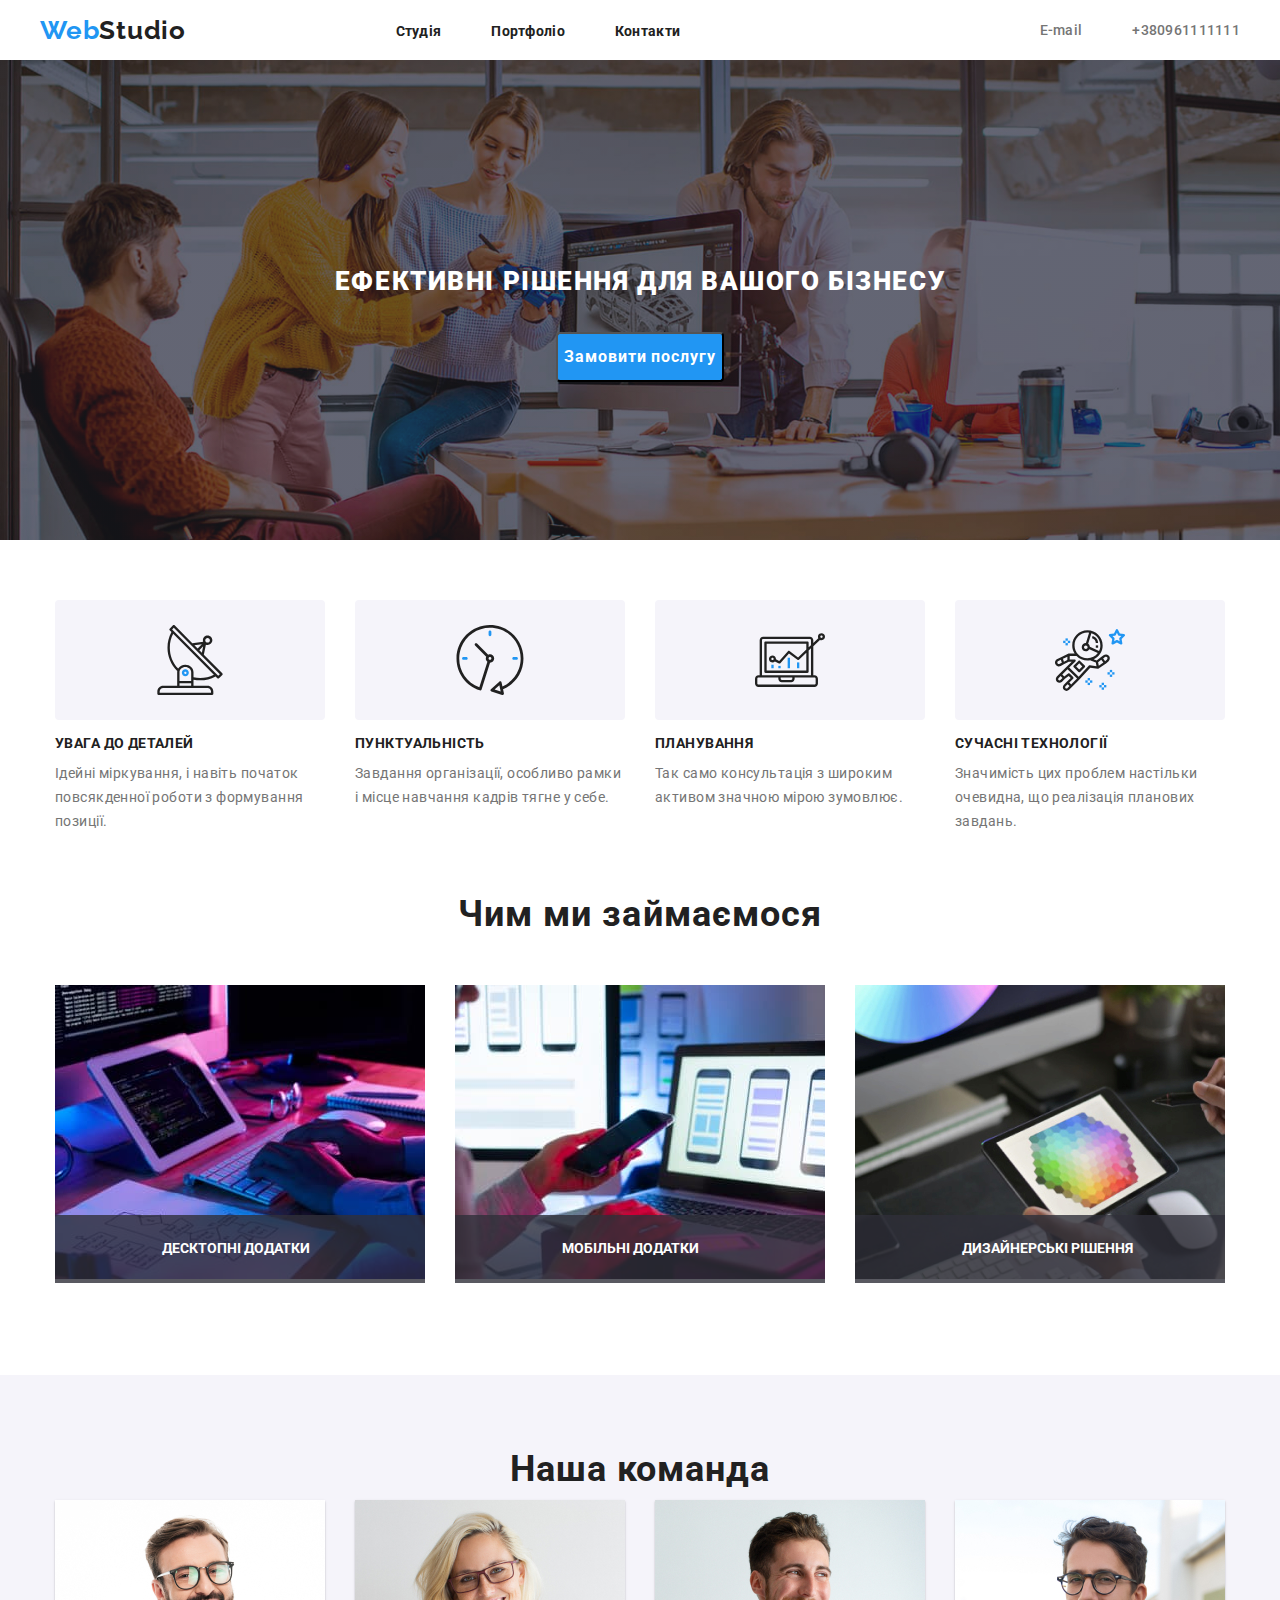
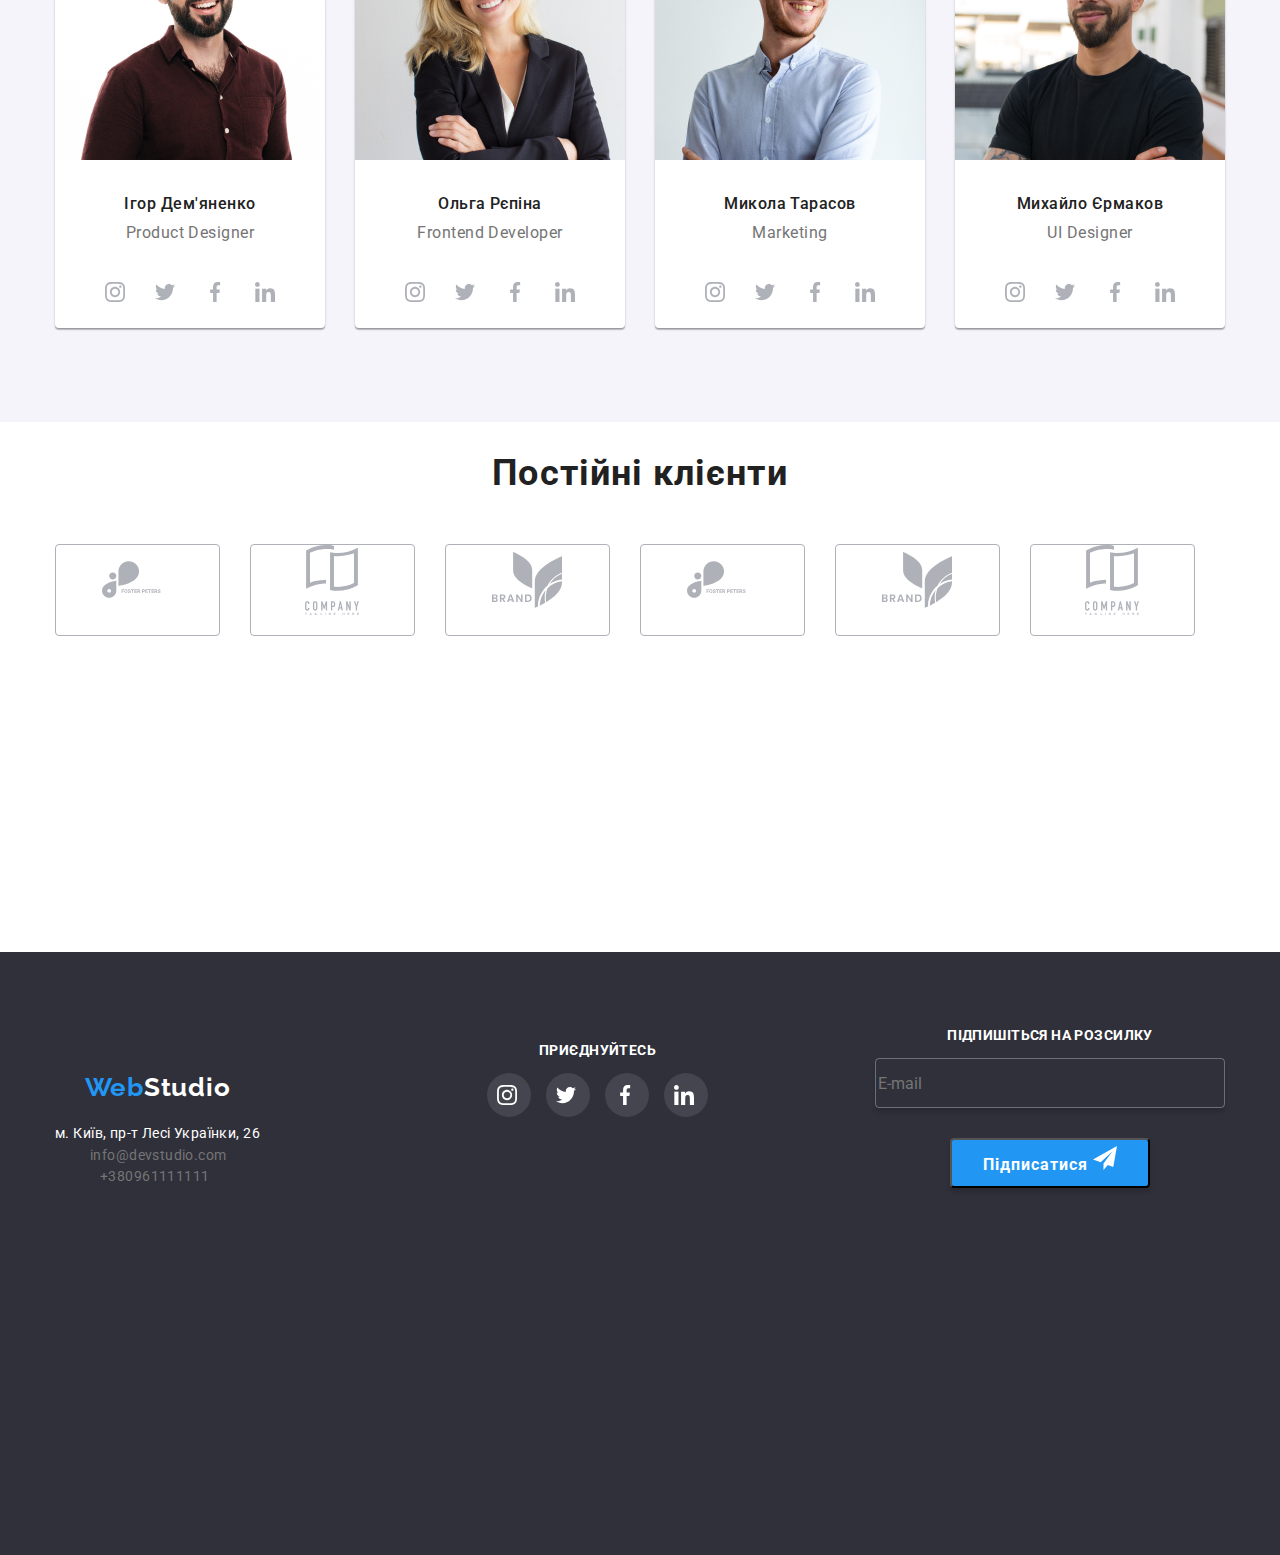
<file: index.html>
<!DOCTYPE html>
<html lang="en">

<head>
  <meta charset="UTF-8" />
  <meta name="viewport" content="width=device-width, initial-scale=1.0" />
  <link rel="preconnect" href="https://fonts.googleapis.com" />
  <link rel="preconnect" href="https://fonts.gstatic.com" crossorigin />
  <link href="https://fonts.googleapis.com/css2?family=Raleway:wght@700&family=Roboto:wght@400;500;700;900&display=swap"
    rel="stylesheet" />
  <link rel="stylesheet" href="https://cdnjs.cloudflare.com/ajax/libs/modern-normalize/2.0.0/modern-normalize.css" />
  <link rel="stylesheet" href="modern-normalize.css" />
  <!-- <link rel="stylesheet" href="style.css" /> -->
   <link rel="stylesheet" href="CSS/main.css">
  <title>Document</title>
</head>

<body>
  <header class="header container">
    <a href="/" class="header__logo"><span class="Web">Web</span>Studio</a>
    <button
          class="menu-toggle js-open-menu"
          aria-expanded="false"
          aria-controls="mobile-menu"
        >
          <svg
            width="24"
            height="24"
            fill="currentColor"
            viewBox="0 0 20 20"
            xmlns="http://www.w3.org/2000/svg"
          >
            <path
              fill-rule="evenodd"
              d="M3 5a1 1 0 011-1h12a1 1 0 110 2H4a1 1 0 01-1-1zM3 10a1 1 0 011-1h12a1 1 0 110 2H4a1 1 0 01-1-1zM3 15a1 1 0 011-1h12a1 1 0 110 2H4a1 1 0 01-1-1z"
              clip-rule="evenodd"
            ></path>
          </svg>
        </button>
    <nav class="nav">
      <ul class="nav__list">
        <li class="nav__item">
          <a class="nav__link" href="index.html"><b>Студія</b></a>
        </li>
        <li class="nav__item">
          <a class="nav__link" href="portfolio.html"><b>Портфоліо</b></a>
        </li>
        <li class="nav__item">
          <a class="nav__link" href=""><b>Контакти</b></a>
        </li>
      </ul>
    </nav>
    <ul class="header__list">
      <li class="header__items">
        <a class="header__contact" href="">E-mail</a>
        <a class="header__contact" href="">+380961111111</a>
      </li>
    </ul>
    <div class="menu-container js-menu-container" id="mobile-menu">
      <button class="menu-toggle js-close-menu">
        <svg
          fill="black"
          viewBox="0 0 20 20"
          xmlns="http://www.w3.org/2000/svg"
          width="24"
          height="24"
        >
          <path
            fill-rule="evenodd"
            d="M4.293 4.293a1 1 0 011.414 0L10 8.586l4.293-4.293a1 1 0 111.414 1.414L11.414 10l4.293 4.293a1 1 0 01-1.414 1.414L10 11.414l-4.293 4.293a1 1 0 01-1.414-1.414L8.586 10 4.293 5.707a1 1 0 010-1.414z"
            clip-rule="evenodd"
          ></path>
        </svg>
      </button>

      <ul class="mobile-menu">
        <li class="nav__item">
          <a class="nav__link" href="#"><b>Студія</b></a>
        </li>
        <li class="nav__item">
          <a class="nav__link" href="portfolio.html"><b>Портфоліо</b></a>
        </li>
        <li class="nav__item">
          <a class="nav__link" href=""><b>Контакти</b></a>
        </li>
        <li class="nav__item">
          <a class="header__contact1" href="">E-mail</a>
          <a class="header__contact1" href="">+380961111111</a>
        </li>
      </ul>
    </div>
  </header>
  <main>
    <section class="decision">
        <h1 class="decision__title">Ефективні рішення для вашого бізнесу</h1>
        <input class="decision__button" data-modal-open type="button" value="Замовити послугу" />
        <div class="backdrop is__hidden" data-modal>
        <div class="modal">
            <button class="button__modal" data-modal-close>
              <svg height="18px" width="18px">
                <use class="modal__close" href="img/symbol-defs.svg#close"></use>
              </svg></button>
            <strong class=" modal__label">
              Залиште свої дані, ми вам передзвонимо
            </strong>
            <form class="modal__form" name="modal__form">
              <div class="form__group">
                <label class="form__label" for="user-name">Ім'я</label>
                <div class="form__wrapper">
                  <input class="form__field" type="text" name="user-name" id="user-name" minlength="3">
                  <svg height="18px" width="18px" class="form__svg">
                    <use class="form__svg" href="img/symbol-defs.svg#person"></use>
                  </svg>
                </div>
                <div class="form__group">

                  <label class="form__label" for="user-phone">Телефон</label>
                  <div class="form__wrapper">
                    <input class="form__field" type="tel" name="user_phone" id="user-name" minlength="3">
                    <svg height="18px" width="18px" class="form__svg">
                      <use class="form__svg" href="img/symbol-defs.svg#phone"></use>
                    </svg>
                  </div>
                  <div class="form__group">
                    <label class="form__label" for="user-mail">Пошта</label>
                    <div class="form__wrapper">
                      <input class="form__field" type="email" name="user_mail" id="user-mail" minlength="3">
                      <svg height="18px" width="18px" class="form__svg">
                        <use class="form__svg" href="img/symbol-defs.svg#email"></use>
                      </svg>
                    </div>
                  </div>
                  <div class="form__group">
                    <label class="form__label" for="user-message">Пошта</label>
                    <div class="form__wrapper1">
                      <input class="form__field1" type="message" name="user_mail" id="user-mail" minlength="3"
                        placeholder="Введiть текст">
                    </div>
                    <button class="form__button">Вiдправити</button>
                  </div>
            </form>
          </div>
    </section>
   <section class="details container">
      <ul class="details__list">
        <li class="details__items">
          <div class="img__box">
            <svg height="70px" width="70px">
              <use class="img__box__antena" href="img/symbol-defs.svg#antenna"></use>
            </svg>
          </div>
          <h3 class="details__title">УВАГА ДО ДЕТАЛЕЙ</h3>
          <p class="details__text">
            Ідейні міркування, і навіть початок повсякденної роботи з
            формування позиції.
          </p>
        </li>
        <li class="details__items">
          <div class="img__box">
            <svg height="70px" width="70px">
              <use class="img__box__clock" href="img/symbol-defs.svg#clock"></use>
            </svg>
          </div>
          <h3 class="details__title">ПУНКТУАЛЬНІСТЬ</h3>
          <p class="details__text">
            Завдання організації, особливо рамки і місце навчання кадрів тягне
            у себе.
          </p>
        </li>
        <li class="details__items">
          <div class="img__box">
            <svg height="70px" width="70px">
              <use class="img__box__diagram" href="img/symbol-defs.svg#diagram"></use>
            </svg>
          </div>
          <h3 class="details__title">ПЛАНУВАННЯ</h3>
          <p class="details__text">
            Так само консультація з широким активом значною мірою зумовлює.
          </p>
        </li>
        <li class="details__items">
          <div class="img__box">
            <svg height="70px" width="70px">
              <use class="img__box__astronaut" href="img/symbol-defs.svg#astronaut"></use>
            </svg>
          </div>
          <h3 class="details__title">СУЧАСНІ ТЕХНОЛОГІЇ</h3>
          <p class="details__text">
            Значимість цих проблем настільки очевидна, що реалізація планових
            завдань.
          </p>
        </li>
      </ul>
    </section>
     <section class="about container">
      <h2 class="about__title">Чим ми займаємося</h2>
      <ul class="about__list">
        <li class="about__items">
          <img src="img/keyboard.jpg" alt="" class="about__img" />
          <p class="about__text">Десктопні додатки</p>
        </li>
        <li class="about__items">
          <img src="img/netbook.jpg" alt="" class="about__img" />
          <p class="about__text">Мобільні додатки</p>
        </li>
        <li class="about__items">
          <img src="img/tablet.jpg" alt="" class="about__img" />
          <p class="about__text">Дизайнерські рішення</p>
        </li>
      </ul>
    </section>
     <section class="team">
      <div class="container">
        <h2 class="team__title">Наша команда</h2>
        <ul class="team__list">
          <li class="team__items">
            <picture>
              <source srcset="img/man-desktop-x1.jpg 1x, 
              img/man-desktop-x2.jpg 2x" 
              media="(min-width:1200px)">
              <source srcset="img/man-laptop-x1.jpg 1x, 
              img/man-laptop-x2.jpg 2x" 
              media="(min-width:768px)">
              <source srcset="img/man-phone-x1.jpg 1x, 
              img/man-phone-x2.jpg 2x" 
              media="(min-width:480px)">
              <img class="team-img" src="img/man-phone-x1.jpg" alt="Ігор Демьяненко">
          </picture>
            <h6 class="team__name">Ігор Дем'яненко</h6>
            <h6 class="team__work">Product Designer</h6>
            <ul class="socials">
              <li class="socials__items">
                <a href="" class="socials__link">
                  <svg height="20px" width="20px" class="instagram">
                    <use class="" href="img/symbol-defs.svg#instagram"></use>
                  </svg>
                </a>
              </li>
              <li class="socials__items">
                <a href="" class="socials__link">
                  <svg height="20px" width="20px" class="instagram">
                    <use class="" href="img/symbol-defs.svg#twitter"></use>
                  </svg>
                </a>
              </li>

              <li class="socials__items">
                <a href="" class="socials__link">
                  <svg height="20px" width="20px" class="instagram">
                    <use class="" href="img/symbol-defs.svg#facebook"></use>
                  </svg>
                </a>
              </li>

              <li class="socials__items">
                <a href="" class="socials__link">
                  <svg height="20px" width="20px" class="instagram">
                    <use class="" href="img/symbol-defs.svg#linkedin"></use>
                  </svg>
                </a>
              </li>
            </ul>
          </li>
          <li class="team__items">
            <picture>
              <source srcset="img/girl-desktop-x1.jpg 1x, 
              img/girl-desktop-x2.jpg 2x" 
              media="(min-width:1200px)">
              <source srcset="img/girl-laptop-x1.jpg 1x, 
              img/girl-laptop-x2.jpg 2x" 
              media="(min-width:768px)">
              <source srcset="img/girl-phone-x1.jpg 1x, 
              img/girl-phone-x2.jpg 2x" 
              media="(min-width:320px)">
              <img class="team-img" src="img/girl-phone-x1.jpg" alt="Ігор Демьяненко">
          </picture>
            <h6 class="team__name">Ольга Рєпіна</h6>
            <h6 class="team__work">Frontend Developer</h6>
            <ul class="socials">
              <li class="socials__items">
                <a href="" class="socials__link">
                  <svg height="20px" width="20px" class="instagram">
                    <use class="" href="img/symbol-defs.svg#instagram"></use>
                  </svg>
                </a>
              </li>
              <li class="socials__items">
                <a href="" class="socials__link">
                  <svg height="20px" width="20px" class="instagram">
                    <use class="" href="img/symbol-defs.svg#twitter"></use>
                  </svg>
                </a>
              </li>

              <li class="socials__items">
                <a href="" class="socials__link">
                  <svg height="20px" width="20px" class="instagram">
                    <use class="" href="img/symbol-defs.svg#facebook"></use>
                  </svg>
                </a>
              </li>

              <li class="socials__items">
                <a href="" class="socials__link">
                  <svg height="20px" width="20px" class="instagram">
                    <use class="" href="img/symbol-defs.svg#linkedin"></use>
                  </svg>
                </a>
              </li>
            </ul>
          </li>
          <li class="team__items">
            <picture>
              <source srcset="img/man2-desktop-x1.jpg 1x, 
              img/man2-desktop-x2.jpg 2x" 
              media="(min-width:1200px)">
              <source srcset="img/man2-laptop-x1.jpg 1x, 
              img/man2-laptop-x2.jpg 2x" 
              media="(min-width:768px)">
              <source srcset="img/man2-phone-x1.jpg 1x, 
              img/man2-phone-x2.jpg 2x" 
              media="(min-width:320px)">
              <img class="team-img" src="img/man2-phone-x1.jpg" alt="Ігор Демьяненко">
          </picture>
            <h6 class="team__name">Микола Тарасов</h6>
            <h6 class="team__work">Marketing</h6>
            <ul class="socials">
              <li class="socials__items">
                <a href="" class="socials__link">
                  <svg height="20px" width="20px" class="instagram">
                    <use class="" href="img/symbol-defs.svg#instagram"></use>
                  </svg>
                </a>
              </li>
              <li class="socials__items">
                <a href="" class="socials__link">
                  <svg height="20px" width="20px" class="instagram">
                    <use class="" href="img/symbol-defs.svg#twitter"></use>
                  </svg>
                </a>
              </li>

              <li class="socials__items">
                <a href="" class="socials__link">
                  <svg height="20px" width="20px" class="instagram">
                    <use class="" href="img/symbol-defs.svg#facebook"></use>
                  </svg>
                </a>
              </li>

              <li class="socials__items">
                <a href="" class="socials__link">
                  <svg height="20px" width="20px" class="instagram">
                    <use class="" href="img/symbol-defs.svg#linkedin"></use>
                  </svg>
                </a>
              </li>
            </ul>
          </li>
          <li class="team__items">
            <picture>
              <source srcset="img/man3-desktop-x1.jpg 1x, 
              img/man3-desktop-x2.jpg 2x" 
              media="(min-width:1200px)">
              <source srcset="img/man3-laptop-x1.jpg 1x, 
              img/man3-laptop-x2.jpg 2x" 
              media="(min-width:768px)">
              <source srcset="img/man3-phone-x1.jpg 1x, 
              img/man3-phone-x2.jpg 2x" 
              media="(min-width:320px)">
              <img class="team-img" src="img/man3-phone-x1.jpg" alt="Ігор Демьяненко">
          </picture>
            <h6 class="team__name">Михайло Єрмаков</h6>
            <h6 class="team__work">UI Designer</h6>
            <ul class="socials">
              <li class="socials__items">
                <a href="" class="socials__link">
                  <svg height="20px" width="20px" class="instagram">
                    <use class="" href="img/symbol-defs.svg#instagram"></use>
                  </svg>
                </a>
              </li>
              <li class="socials__items">
                <a href="" class="socials__link">
                  <svg height="20px" width="20px" class="instagram">
                    <use class="" href="img/symbol-defs.svg#twitter"></use>
                  </svg>
                </a>
              </li>

              <li class="socials__items">
                <a href="" class="socials__link">
                  <svg height="20px" width="20px" class="instagram">
                    <use class="" href="img/symbol-defs.svg#facebook"></use>
                  </svg>
                </a>
              </li>

              <li class="socials__items">
                <a href="" class="socials__link">
                  <svg height="20px" width="20px" class="instagram">
                    <use class="" href="img/symbol-defs.svg#linkedin"></use>
                  </svg>
                </a>
              </li>
            </ul>
          </li>
        </ul>
    </section> 
    </div> 
     <section class="clients container">
      <h3 class="client__text">Постійні клієнти</h3>
      <ul class="client__list">
        <li class="client__items"> <svg height="70px" width="70px" class="client__svg">
            <use class="" href="img/symbol-defs.svg#logo"></use>
          </svg></li>
        <li class="client__items"> <svg height="70px" width="70px" class="client__svg">
            <use class="" href="img/symbol-defs.svg#company"></use>
          </svg></li>
        <li class="client__items"> <svg height="70px" width="70px" class="client__svg">
            <use class="" href="img/symbol-defs.svg#brand"></use>
          </svg></li>
        <li class="client__items"> <svg height="70px" width="70px" class="client__svg">
            <use class="" href="img/symbol-defs.svg#logo"></use>
          </svg></li>
        <li class="client__items"> <svg height="70px" width="70px" class="client__svg">
            <use class="" href="img/symbol-defs.svg#brand"></use>
          </svg></li>
        <li class="client__items"> <svg height="70px" width="70px" class="client__svg">
            <use class="" href="img/symbol-defs.svg#company"></use>
          </svg></li>
      </ul>
    </section>
  </main>
 <footer class="footer">
    <div class="container">
      <div class="footer1">
        <div class="footer__container">
          <a href="/" class="footer__logo"><span class="Web">Web</span>Studio</a>
          <ul class="footer__list">
            <li class="footer__items">
              <p class="footer__text">м. Київ, пр-т Лесі Українки, 26</p>
              <a class="footer__link" href="">info@devstudio.com</a>
              <a class="footer__link-number" href="">+380961111111</a>
            </li>
          </ul>
        </div>
        <div class="join__us">
          <p class="join__text">приєднуйтесь</p>
          <ul class="join__list">
            <li join-items><a href="join-link" class="join__link"> <svg height="20px" width="20px" class="instagram">
                  <use class="join__svg" href="img/symbol-defs.svg#instagram"></use>
                </svg></a></li>
            <li join-items><a href="join-link" class="join__link"> <svg height="20px" width="20px" class="instagram">
                  <use class="join__svg" href="img/symbol-defs.svg#twitter"></use>
                </svg></a></li>
            <li join-items><a href="join-link" class="join__link"> <svg height="20px" width="20px" class="instagram">
                  <use class="join__svg" href="img/symbol-defs.svg#facebook"></use>
                </svg></a></li>
            <li join-items><a href="join-link" class="join__link"> <svg height="20px" width="20px" class="instagram">
                  <use class="join__svg" href="img/symbol-defs.svg#linkedin"></use>
                </svg></a></li>
          </ul>
        </div>
        <div class="footer__subscribe">
          <p class="footer__subscribe-text">Підпишіться на розсилку</p>
          <label for="" class="footer__input__label">
            <input class="footer__subscribe__input" type="email" name="email" id="email" placeholder="E-mail">
          </label>
          <button class="subscribe__button">
            Підписатися <svg xmlns="http://www.w3.org/2000/svg" width="24" height="24" viewBox="0 0 24 24" fill="none">
              <path
                d="M24 0L0 13.5L7.66994 16.3407L19.5 5.25002L10.5017 17.3896L10.509 17.3923L10.5 17.3896V24.0001L14.8013 18.982L20.2501 21.0001L24 0Z"
                fill="white" />
            </svg></button>
        </div>
      </div>
    </div>
  </footer>

  <body>
    <script src="mobile-menu.js"></script>
    <script src="modal.js">
    </script>
  </body>

</html>
</file>
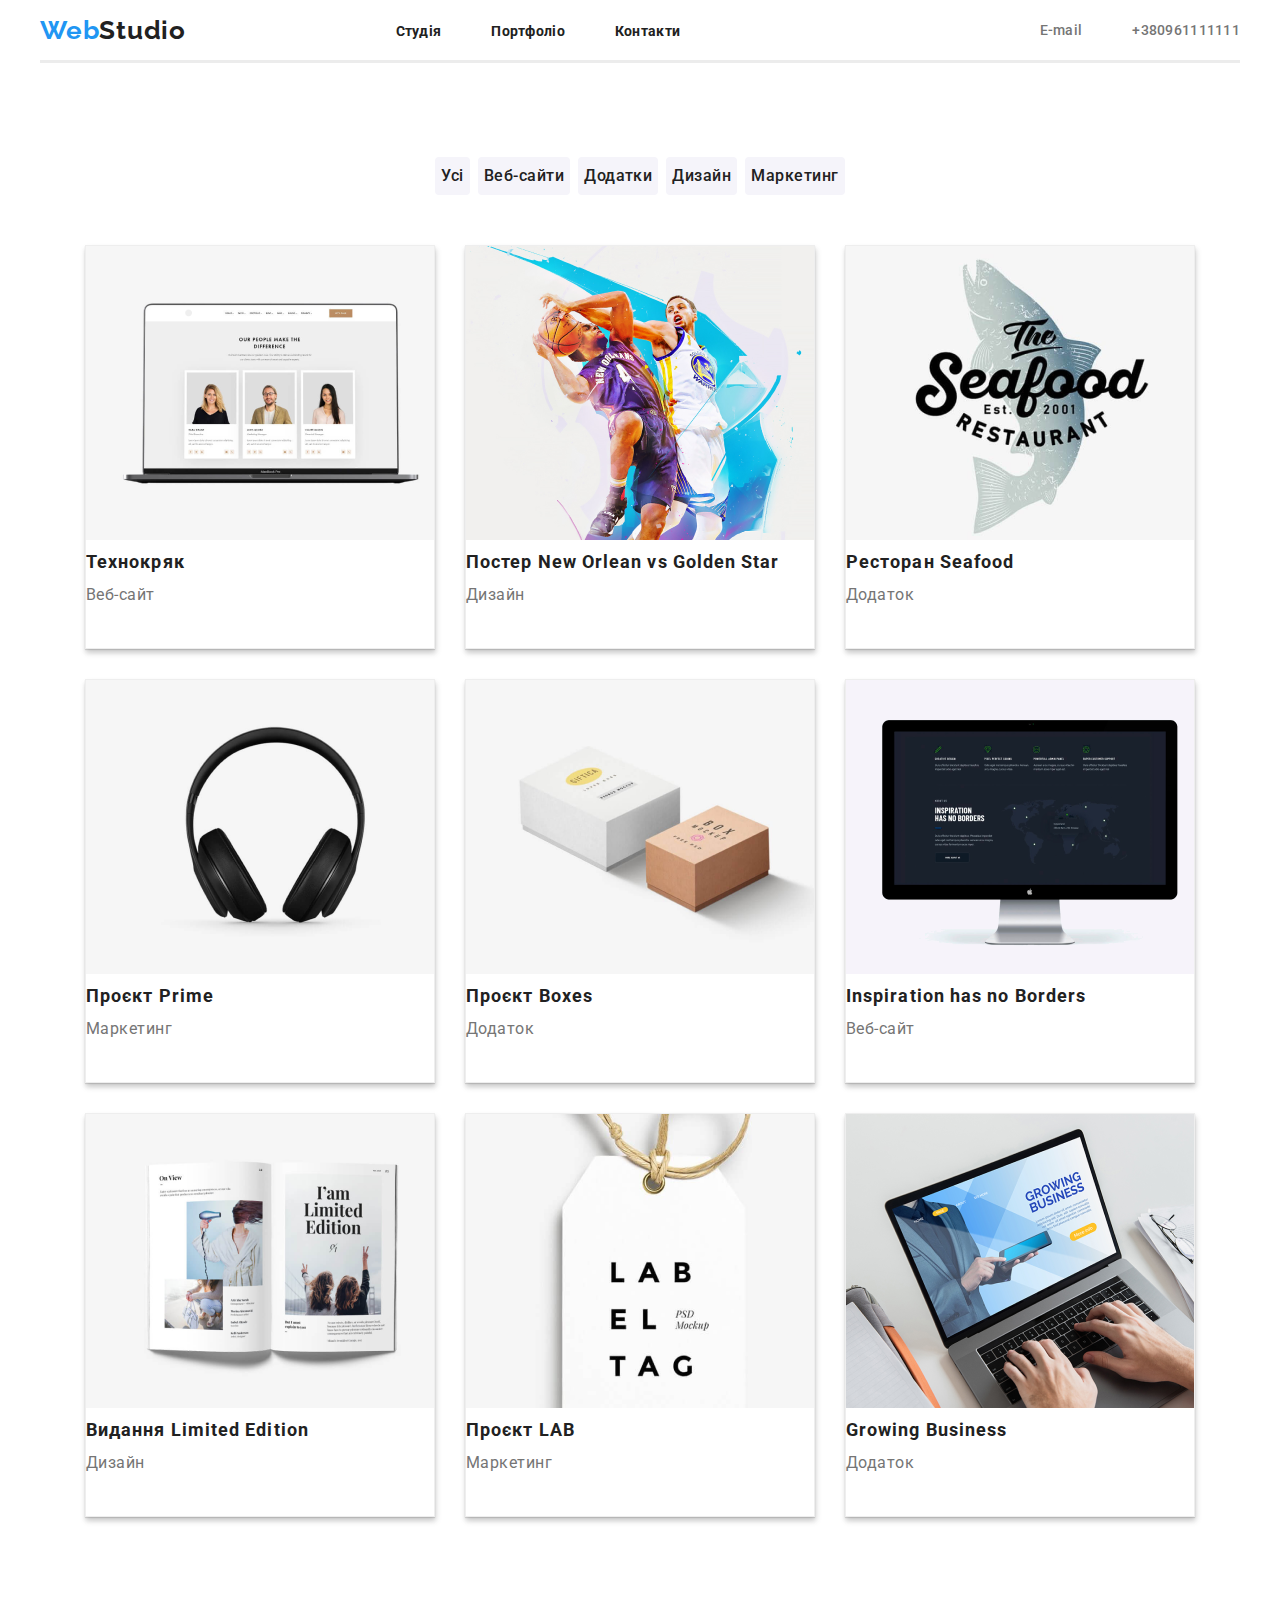
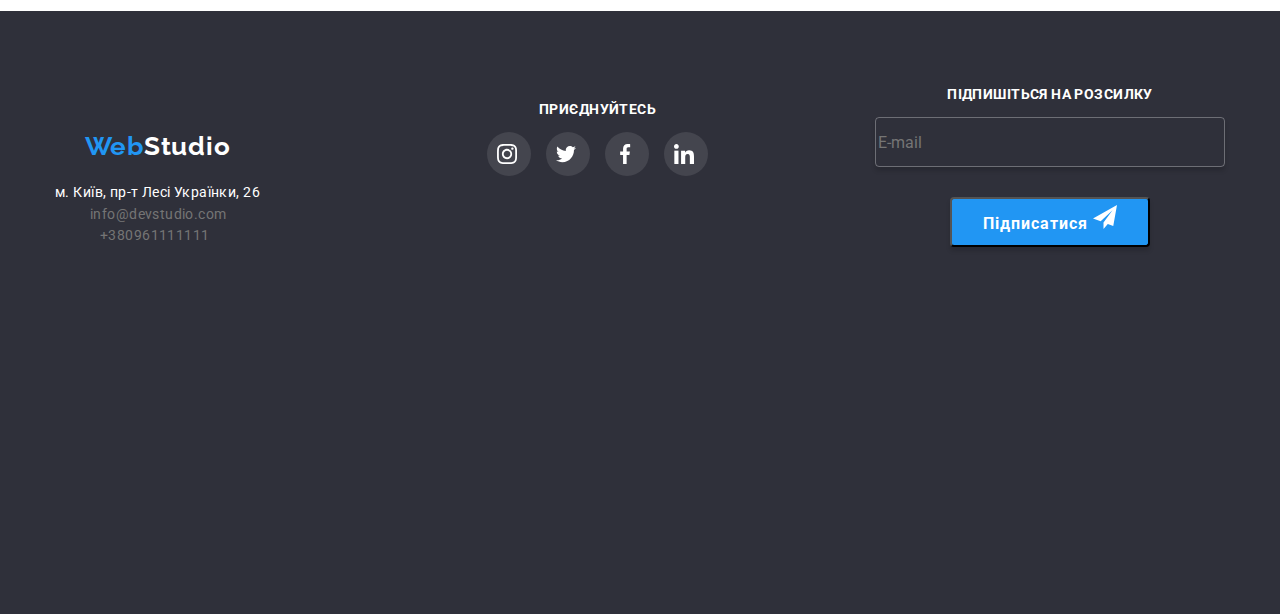
<file: portfolio.html>
<!DOCTYPE html>
<html lang="en">
  <head>
    <meta charset="UTF-8" />
    <meta name="viewport" content="width=device-width, initial-scale=1.0" />
    <title>Portfolio</title>
    <link rel="preconnect" href="https://fonts.googleapis.com" />
    <link rel="preconnect" href="https://fonts.gstatic.com" crossorigin />
    <link
      href="https://fonts.googleapis.com/css2?family=Raleway:wght@700&family=Roboto:wght@400;500;700;900&display=swap"
      rel="stylesheet"
    />
    <link
      rel="stylesheet"
      href="https://cdnjs.cloudflare.com/ajax/libs/modern-normalize/2.0.0/modern-normalize.css"
    />
    <link rel="stylesheet" href="modern-normalize.css" />
    <link rel="stylesheet" href="CSS/main.min.css" />
  </head>

  <body>
    <header class="header container">
      <a href="/" class="header__logo"><span class="Web">Web</span>Studio</a>
      <nav class="nav">
        <ul class="nav__list">
          <li class="nav__item">
            <a class="nav__link" href="index.html"><b>Студія</b></a>
          </li>
          <li class="nav__item">
            <a class="nav__link" href="portfolio.html"><b>Портфоліо</b></a>
          </li>
          <li class="nav__item">
            <a class="nav__link" href=""><b>Контакти</b></a>
          </li>
        </ul>
      </nav>
      <ul class="header__list">
        <li class="header__items">
          <a class="header__contact" href="">E-mail</a>
          <a class="header__contact" href="">+380961111111</a>
        </li>
      </ul>
    </header>
    <main>
      <section class="portfolio container">
        <ul class="portfolio-list-buttons container">
          <li class="portfolio-items-buttons">
            <input class="portfolio-button" type="button" value="Усі" />
          </li>
          <li class="portfolio-items-buttons">
            <input class="portfolio-button" type="button" value="Веб-сайти" />
          </li>
          <li class="portfolio-items-buttons">
            <input class="portfolio-button" type="button" value="Додатки" />
          </li>
          <li class="portfolio-items-buttons">
            <input class="portfolio-button" type="button" value="Дизайн" />
          </li>
          <li class="portfolio-items-buttons">
            <input class="portfolio-button" type="button" value="Маркетинг" />
          </li>
        </ul>
        <ul class="portfolio-list container">
          <li class="portfolio-items">
            <div class="portfolio-items-overlay">
              <img src="img/portfolio/1.png" alt="" class="portfolio-img" />
              <div class="overlay">
                <p class="portfolio-items-overlay-text">
                  Ресурс пропонує комплексні пропозиції з різним рівнем
                  функціоналу та сервісів. Все це дозволить відвідувачу отримати
                  вичерпні відомості про компанію чи приватну особу.
                </p>
              </div>
            </div>
            <h3 class="portfolio-title">Технокряк</h3>
            <p class="portfolio-text">Веб-сайт</p>
          </li>
          <li class="portfolio-items">
            <div class="portfolio-items-overlay">
              <img src="img/portfolio/2.png" alt="" class="portfolio-img" />
              <div class="overlay">
                <p class="portfolio-items-overlay-text">
                  Ресурс пропонує комплексні пропозиції з різним рівнем
                  функціоналу та сервісів. Все це дозволить відвідувачу отримати
                  вичерпні відомості про компанію чи приватну особу.
                </p>
              </div>
            </div>
            <h3 class="portfolio-title">Постер New Orlean vs Golden Star</h3>
            <p class="portfolio-text">Дизайн</p>
          </li>
          <li class="portfolio-items">
            <div class="portfolio-items-overlay">
              <img src="img/portfolio/3.png" alt="" class="portfolio-img" />
              <div class="overlay">
                <p class="portfolio-items-overlay-text">
                  Ресурс пропонує комплексні пропозиції з різним рівнем
                  функціоналу та сервісів. Все це дозволить відвідувачу отримати
                  вичерпні відомості про компанію чи приватну особу.
                </p>
              </div>
            </div>
            <h3 class="portfolio-title">Ресторан Seafood</h3>
            <p class="portfolio-text">Додаток</p>
          </li>
          <li class="portfolio-items">
            <div class="portfolio-items-overlay">
              <img src="img/portfolio/4.png" alt="" class="portfolio-img" />
              <div class="overlay">
                <p class="portfolio-items-overlay-text">
                  Ресурс пропонує комплексні пропозиції з різним рівнем
                  функціоналу та сервісів. Все це дозволить відвідувачу отримати
                  вичерпні відомості про компанію чи приватну особу.
                </p>
              </div>
            </div>
            <h3 class="portfolio-title">Проєкт Prime</h3>
            <p class="portfolio-text">Маркетинг</p>
          </li>
          <li class="portfolio-items">
            <div class="portfolio-items-overlay">
              <img src="img/portfolio/5.png" alt="" class="portfolio-img" />
              <div class="overlay">
                <p class="portfolio-items-overlay-text">
                  Ресурс пропонує комплексні пропозиції з різним рівнем
                  функціоналу та сервісів. Все це дозволить відвідувачу отримати
                  вичерпні відомості про компанію чи приватну особу.
                </p>
              </div>
            </div>
            <h3 class="portfolio-title">Проєкт Boxes</h3>
            <p class="portfolio-text">Додаток</p>
          </li>
          <li class="portfolio-items">
            <div class="portfolio-items-overlay">
              <img src="img/portfolio/6.png" alt="" class="portfolio-img" />
              <div class="overlay">
                <p class="portfolio-items-overlay-text">
                  Ресурс пропонує комплексні пропозиції з різним рівнем
                  функціоналу та сервісів. Все це дозволить відвідувачу отримати
                  вичерпні відомості про компанію чи приватну особу.
                </p>
              </div>
            </div>
            <h3 class="portfolio-title">Inspiration has no Borders</h3>
            <p class="portfolio-text">Веб-сайт</p>
          </li>
          <li class="portfolio-items">
            <div class="portfolio-items-overlay">
              <img src="img/portfolio/7.png" alt="" class="portfolio-img" />
              <div class="overlay">
                <p class="portfolio-items-overlay-text">
                  Ресурс пропонує комплексні пропозиції з різним рівнем
                  функціоналу та сервісів. Все це дозволить відвідувачу отримати
                  вичерпні відомості про компанію чи приватну особу.
                </p>
              </div>
            </div>
            <h3 class="portfolio-title">Видання Limited Edition</h3>
            <p class="portfolio-text">Дизайн</p>
          </li>
          <li class="portfolio-items">
            <div class="portfolio-items-overlay">
              <img src="img/portfolio/8.png" alt="" class="portfolio-img" />
              <div class="overlay">
                <p class="portfolio-items-overlay-text">
                  Ресурс пропонує комплексні пропозиції з різним рівнем
                  функціоналу та сервісів. Все це дозволить відвідувачу отримати
                  вичерпні відомості про компанію чи приватну особу.
                </p>
              </div>
            </div>
            <h3 class="portfolio-title">Проєкт LAB</h3>
            <p class="portfolio-text">Маркетинг</p>
          </li>
          <li class="portfolio-items">
            <div class="portfolio-items-overlay">
              <img src="img/portfolio/9.png" alt="" class="portfolio-img" />
              <div class="overlay">
                <p class="portfolio-items-overlay-text">
                  Ресурс пропонує комплексні пропозиції з різним рівнем
                  функціоналу та сервісів. Все це дозволить відвідувачу отримати
                  вичерпні відомості про компанію чи приватну особу.
                </p>
              </div>
            </div>
            <h3 class="portfolio-title">Growing Business</h3>
            <p class="portfolio-text">Додаток</p>
          </li>
        </ul>
      </section>
    </main>
    <footer class="footer">
      <div class="container">
        <div class="footer1">
          <div class="footer__container">
            <a href="/" class="footer__logo"
              ><span class="Web">Web</span>Studio</a
            >
            <ul class="footer__list">
              <li class="footer__items">
                <p class="footer__text">м. Київ, пр-т Лесі Українки, 26</p>
                <a class="footer__link" href="">info@devstudio.com</a>
                <a class="footer__link-number" href="">+380961111111</a>
              </li>
            </ul>
          </div>
          <div class="join__us">
            <p class="join__text">приєднуйтесь</p>
            <ul class="join__list">
              <li join-items>
                <a href="join-link" class="join__link">
                  <svg height="20px" width="20px" class="instagram">
                    <use
                      class="join__svg"
                      href="img/symbol-defs.svg#instagram"
                    ></use></svg
                ></a>
              </li>
              <li join-items>
                <a href="join-link" class="join__link">
                  <svg height="20px" width="20px" class="instagram">
                    <use
                      class="join__svg"
                      href="img/symbol-defs.svg#twitter"
                    ></use></svg
                ></a>
              </li>
              <li join-items>
                <a href="join-link" class="join__link">
                  <svg height="20px" width="20px" class="instagram">
                    <use
                      class="join__svg"
                      href="img/symbol-defs.svg#facebook"
                    ></use></svg
                ></a>
              </li>
              <li join-items>
                <a href="join-link" class="join__link">
                  <svg height="20px" width="20px" class="instagram">
                    <use
                      class="join__svg"
                      href="img/symbol-defs.svg#linkedin"
                    ></use></svg
                ></a>
              </li>
            </ul>
          </div>
          <div class="footer__subscribe">
            <p class="footer__subscribe-text">Підпишіться на розсилку</p>
            <label for="" class="footer__input__label">
              <input
                class="footer__subscribe__input"
                type="email"
                name="email"
                id="email"
                placeholder="E-mail"
              />
            </label>
            <button class="subscribe__button">
              Підписатися
              <svg
                xmlns="http://www.w3.org/2000/svg"
                width="24"
                height="24"
                viewBox="0 0 24 24"
                fill="none"
              >
                <path
                  d="M24 0L0 13.5L7.66994 16.3407L19.5 5.25002L10.5017 17.3896L10.509 17.3923L10.5 17.3896V24.0001L14.8013 18.982L20.2501 21.0001L24 0Z"
                  fill="white"
                />
              </svg>
            </button>
          </div>
        </div>
      </div>
    </footer>
  </body>
</html>
</file>
<file: style.css>
/* .container {
  width: 1200px;
  margin: 0 auto;
  padding: 0 15px;
} */
/* body {
  font-family: Roboto;
  line-height: normal;
}


a {
  text-decoration: none;
}

ul {
  list-style-type: none;
}

*,
::before,
::after {
  box-sizing: border-box;
}

h1,
h2,
h3,
h4,
h5,
h6,
html,
main,
body,
p,
ol,
ul,
li {
  margin: 0;
  padding: 0;
} */

/* .header {
  height: 80px;
  display: flex;
  align-items: center;
  justify-content: space-between;
  padding: 25px 0;
}

.Web {
  color: #2196f3;
}

.header-logo {
  color: #000;
  font-family: Raleway;
  font-size: 26px;
  font-weight: 700;
  letter-spacing: 0.78px;
}

.nav {
}

.nav-list {
  display: flex;
  gap: 50px;
  margin-right: 344px;
}

.nav-item {
  position: relative;
}

.nav-link {
  color: #212121;
  font-size: 14px;
  font-weight: 500;
  letter-spacing: 0.28px;
  transition-timing-function: cubic-bezier(0.4, 0, 0.2, 1);
  transition-duration: 250ms;
}

.nav-link:hover::after {
  position: absolute;
  left: 0;
  width: 100%;
  content: "";
  display: block;
  height: 4px;
  background-color: #2196f3;
  border: none;
  margin-top: 15px;
  border-radius: 2px;
  transition-property: background-color, transform;
  transition-duration: 250ms;
  transition-timing-function: cubic-bezier(0.4, 0, 0.2, 1);
}

.nav-link:hover {
  color: #2196f3;
  transition-property: color;
  transition-duration: 250ms;
  transition-timing-function: cubic-bezier(0.4, 0, 0.2, 1);
}

.header-list {
}

.header-items {
  display: flex;
  gap: 50px;
}

.header-contact {
  color: #757575;
  font-size: 14px;
  font-weight: 500;
  letter-spacing: 0.28px;
  transition-property: color;
  transition-duration: 250ms;
  transition-timing-function: cubic-bezier(0.4, 0, 0.2, 1);
}

.header-contact:hover {
  color: #2196f3;
  transition-property: color;
  transition-duration: 250ms;
  transition-timing-function: cubic-bezier(0.4, 0, 0.2, 1);
} */

/* .decision {
  background-image: linear-gradient(
      rgba(47, 48, 58, 0.4),
      rgba(47, 48, 58, 0.4)
    ),
    url(img/hero.jpg);
  height: 600px;
  padding-top: 200px;
  padding-bottom: 200px;
}

.decision-container {
}

.decision-title {
  width: 696px;
  height: 120px;
  color: #fff;
  text-align: center;
  font-size: 44px;
  font-weight: 900;
  line-height: 1.36;
  letter-spacing: 2.64px;
  text-transform: uppercase;
  margin: 30px auto;
}

.decision-button {
  display: block;
  color: #fff;
  text-align: center;
  font-size: 16px;
  font-weight: 700;
  line-height: 1.875;
  letter-spacing: 0.96px;
  border-radius: 4px;
  background: #2196f3;
  box-shadow: 0px 4px 4px 0px rgba(0, 0, 0, 0.15);
  padding-top: 10px;
  padding-bottom: 10px;
  padding-left: 34px;
  padding-right: 34px;
  margin: 0 auto;
  transition-property: background-color, color;
  transition-duration: 250ms;
  transition-timing-function: cubic-bezier(0.4, 0, 0.2, 1);
}

.decision-button:hover {
  background-color: white;
  color: #2196f3;
  transition-property: background-color, color;
  transition-duration: 250ms;
  transition-timing-function: cubic-bezier(0.4, 0, 0.2, 1);
} */

/* .details {
  margin-top: 98px;
  margin-bottom: 98px;
}

.details-list {
  display: flex;
  gap: 30px;
  justify-content: space-between;
}

.img-box {
  width: 270px;
  height: 120px;
  flex-shrink: 0;
  border-radius: 4px;
  background: #f5f4fa;
  margin-bottom: 30px;
  padding: 25px 100px;
} */

/* .img-box-antena {
  display: flex;
}

.img-box-clock {
  display: flex;
}

.img-box-diagram {
  display: flex;
}

.img-box-astronaut {
  display: flex;
  margin-bottom: 30px;
}

.details-title {
  color: #212121;
  font-size: 14px;
  font-weight: 700;
  letter-spacing: 0.42px;
  text-transform: uppercase;
}

.details-text {
  color: #757575;
  font-size: 14px;
  font-weight: 400;
  line-height: 24px;

  letter-spacing: 0.42px;
  margin-top: 10px;
} */

/* .about {
  height: 386px;
  margin-bottom: 96px;
}

.about-title {
  color: #212121;
  text-align: center;
  font-size: 36px;
  font-weight: 700;
  letter-spacing: 1.08px;
  padding-bottom: 50px;
}

.about-list {
  display: flex;
  gap: 30px;
}

.about-items {
  position: relative;
}

.about-text {
  position: absolute;
  left: 0;
  bottom: 0;
  display: block;
  width: 100%;
  padding-left: 107px;
  padding-top: 26px;
  padding-bottom: 26px;
  background-color: rgba(47, 48, 58, 0.8);
  color: #fff;
  font-weight: 700;
  font-size: 14px;
  line-height: 1.14;
  text-transform: uppercase;
}

.about-img {
  width: 370px;
  height: 294px;
  flex-shrink: 0;
  gap: 30px;
} */

/* .team {
  background: #f5f4fa;
  height: 648px;
  padding-top: 94px;
  padding-bottom: 94px;
}

.team-title {
  color: #212121;
  font-size: 36px;
  font-weight: 700;
  letter-spacing: 1.08px;
  text-align: center;
  margin-bottom: 50px;
}

.team-list {
  display: flex;
  gap: 30px;
  margin: 0 auto;
}

.team-items {
  width: 270px;
  height: 428px;
  flex-shrink: 0;
  border-radius: 0px 0px 4px 4px;
  background: #fff;
  gap: 30px;
  box-shadow: 0px 2px 1px 0px rgba(0, 0, 0, 0.2),
    0px 1px 1px 0px rgba(0, 0, 0, 0.14), 0px 1px 3px 0px rgba(0, 0, 0, 0.12);
}

.team-img {
  width: 270px;
  height: 260px;
}

.team-name {
  display: flex;
  justify-content: center;
  color: #212121;
  font-size: 16px;
  font-weight: 500;
  letter-spacing: 0.48px;
  margin-top: 30px;
}

.team-work {
  display: flex;
  justify-content: center;
  align-items: center;
  color: #757575;
  font-size: 16px;
  font-weight: 400;
  letter-spacing: 0.48px;
  margin-top: 10px;
  margin-bottom: 30px;
} */

/* .footer {
  height: 252px;
  background: #2f303a;
  padding-top: 60px;
}

.footer-logo {
  color: #fff;
  font-family: Raleway;
  font-size: 26px;
  font-weight: 700;
  letter-spacing: 0.78px;
  margin-top: 60px;
}

.footer-list {
}

.footer-items {
}

.footer-text {
  color: #fff;
  font-size: 14px;
  font-weight: 400;
  line-height: 1.71;
  /* 171.429% */
  /* letter-spacing: 0.42px;
  margin-top: 20px;
  margin-bottom: 9px;
}

.footer-link {
  display: block;
  color: #757575;
  font-size: 14px;
  font-weight: 400;
  line-height: 1.71px;
  letter-spacing: 0.42px;
  margin-bottom: 9px;
  transition-property: color;
  transition-duration: 250ms;
  transition-timing-function: cubic-bezier(0.4, 0, 0.2, 1);
}

.footer-link-number {
  color: #757575;
  font-size: 14px;
  font-weight: 400;
  line-height: 1.71px;
  letter-spacing: 0.42px;
  margin-top: 9px;
  transition-property: color;
  transition-duration: 250ms;
  transition-timing-function: cubic-bezier(0.4, 0, 0.2, 1);
}

.footer-link-number:hover {
  color: #2196f3;
  transition-property: color;
  transition-duration: 250ms;
  transition-timing-function: cubic-bezier(0.4, 0, 0.2, 1);
}

.footer-link:hover {
  color: #2196f3;
  transition-property: color;
  transition-duration: 250ms;
  transition-timing-function: cubic-bezier(0.4, 0, 0.2, 1);
}

.socials {
  display: flex;
  gap: 10px;
  justify-content: center;
}

.instagram {
  fill: #afb1b8;
  transition-property: fill;
  transition-duration: 250ms;
  transition-timing-function: cubic-bezier(0.4, 0, 0.2, 1);
}
@keyframes instagram {
  0% {
  }
  25% {
    transform: scale(0.75);
  }
  50% {
    transform: scale(1.25) rotate(360deg);
  }
}
.instagram:hover {
  fill: white;
  animation-name: instagram;
  animation-duration: 2s;
  transition-property: fill;
  transition-duration: 250ms;
  transition-timing-function: cubic-bezier(0.4, 0, 0.2, 1);
}

.socials-link {
  display: flex;
  justify-content: center;
  align-items: center;
  border-radius: 50%;
  height: 40px;
  width: 40px;
  transition-property: background-color;
  transition-duration: 250ms;
  transition-timing-function: cubic-bezier(0.4, 0, 0.2, 1);
}

.socials-link:hover {
  background-color: #2196f3;
  transition-property: background-color;
  transition-duration: 250ms;
  transition-timing-function: cubic-bezier(0.4, 0, 0.2, 1);
}

.social-items {
}

.client-list {
  display: flex;
  margin-top: 50px;
  gap: 30px;
}

.client-items {
  width: 170px;
  height: 90px;
  border-radius: 4px;
  border: 1px solid #afb1b8;
}

.client-svg {
  fill: #afb1b8;
  margin-left: 49px;
  margin-top: 15px;
}

.client-text {
  color: #212121;
  text-align: center;
  font-size: 36px;
  font-weight: 700;
  letter-spacing: 1.08px;
}

.clients {
  height: 250px;
}

.footer-container {
  margin-right: 100px;
}

.join-us {
  margin-right: 40px;
}

.join-link {
  display: flex;
  align-items: center;
  width: 44px;
  height: 44px;
  border-radius: 50%;
  background-color: rgba(255, 255, 255, 0.1);
  padding-left: 10px;
}

.join-list {
  display: flex;
  margin-top: 15px;
  gap: 15px;
}

.join-text {
  color: #fff;
  font-family: Roboto;
  font-size: 14px;
  font-style: normal;
  font-weight: 700;
  line-height: normal;
  letter-spacing: 0.42px;
  text-transform: uppercase;
}

.footer-subscribe-text {
  color: #fff;
  font-family: Roboto;
  font-size: 14px;
  font-weight: 700;
  letter-spacing: 0.42px;
  text-transform: uppercase;
}

.footer-input-label {
}

.footer-subscribe-input {
  width: 358px;
  height: 50px;
  border-radius: 4px;
  border: 1px solid rgba(255, 255, 255, 0.3);
  background: rgba(33, 150, 243, 0);
  box-shadow: 0px 4px 4px 0px rgba(0, 0, 0, 0.15);
}

.subscribe-button {
  width: 200px;
  height: 50px;
  border-radius: 4px;
  background: #2196f3;
  box-shadow: 0px 4px 4px 0px rgba(0, 0, 0, 0.15);
  color: #fff;
  text-align: center;
  font-family: Roboto;
  font-size: 16px;
  font-style: normal;
  font-weight: 700;
  line-height: 30px;
  letter-spacing: 0.96px;
} */

/* =================================ПОРТФОЛИО==================================== */
/* .header-portfolio {
}

.portfolio {
  border-top: #ececec solid;
  padding-top: 94px;
  padding-bottom: 94px;
}

.portfolio-list-buttons {
  display: flex;
  gap: 8px;
  align-items: center;
  justify-content: center;
  margin-bottom: 50px;
}

.portfolio-items-buttons {
}

.portfolio-button {
  width: 103px;
  height: 38px;
  flex-shrink: 0;
  border-radius: 4px;
  background: #f5f4fa;
  border: none;
  color: #212121;
  text-align: center;
  font-size: 16px;
  font-weight: 500;
  line-height: 1.625;
  letter-spacing: 0.48px;
}

.portfolio-items-overlay {
  position: relative;
  overflow: hidden;
}
.portfolio-items-overlay:hover .overlay {
  transform: translate(0, 0);
}

.overlay {
  position: absolute;
  background-color: rgba(33, 150, 243, 0.9);
  width: 100%;
  height: 100%;
  top: 0;
  left: 0;
  transform: translateY(100%);
  transition-property: transform;
  transition-duration: 300ms;
  transition-timing-function: cubic-bezier(0.4, 0, 0.2, 1);
}

.portfolio-items-overlay-text {
  bottom: -1px;
  padding: 63px 24px;
  margin: 0;
  color: #fff;
  font-family: Roboto;
  font-size: 18px;
  font-style: normal;
  font-weight: 400;
  line-height: 28px;
  letter-spacing: 0.54px;
}

.portfolio-button:hover {
  border: none;
  color: #fff;
  background: #2196f3;
  transition-property: background-color, color;
  transition-duration: 250ms;
  transition-timing-function: cubic-bezier(0.4, 0, 0.2, 1);
}

.portfolio-list {
  display: flex;
  flex-wrap: wrap;
  gap: 30px;
}

.portfolio-items {
  width: 370px;
  height: 404px;
  flex-shrink: 0;
  border: 1px solid #eee;
  background: #fff;
  box-shadow: 1px 4px 6px 0px rgba(0, 0, 0, 0.16),
    0px 4px 4px 0px rgba(0, 0, 0, 0.06), 0px 1px 1px 0px rgba(0, 0, 0, 0.12);
}

.portfolio-img {
  width: 370px;
  height: 294px;
  flex-shrink: 0;
}

.portfolio-title {
  color: #212121;
  font-size: 18px;
  font-weight: 700;
  line-height: 2;
  letter-spacing: 1.08px;
}

.portfolio-text {
  color: #757575;
  font-size: 16px;
  font-weight: 400;
  line-height: 1.875;
  letter-spacing: 0.48px;
} */

/* .modal {
  position: absolute;
  top: 50%;
  left: 50%;
  padding: 40px;
  width: 528px;
  height: 581px;
  border-radius: 4px;
  background: #fff;
  box-shadow: 0px 1px 3px 0px rgba(0, 0, 0, 0.12),
    0px 1px 1px 0px rgba(0, 0, 0, 0.14), 0px 2px 1px 0px rgba(0, 0, 0, 0.2);
  transform: translate(-50%, -50%);
}

.form-wrapper {
  position: relative;
  border-radius: 4px;
  border: 1px solid rgba(33, 33, 33, 0.2);
  margin-bottom: 15px;
}

.form-wrapper:hover {
  border: 1px solid #2196f3;
  transition-property: background-color, color;
  transition-duration: 250ms;
  transition-timing-function: cubic-bezier(0.4, 0, 0.2, 1);
}

.form-field {
  width: 448px;
  height: 40px;
  margin-left: 15px;
  border: none;
  outline: 0;
  outline-offset: 0;
}

.form-wrapper1 {
  position: relative;
  height: 100px;
  border-radius: 4px;
  border: 1px solid rgba(33, 33, 33, 0.2);
  margin-bottom: 15px;
}

.form-wrapper1:hover {
  border: 1px solid #2196f3;
  transition-property: background-color, color;
  transition-duration: 250ms;
  transition-timing-function: cubic-bezier(0.4, 0, 0.2, 1);
}

.form-button {
  margin-left: 120px;
  width: 200px;
  height: 50px;
  color: #fff;
  border-radius: 4px;
  background: #2196f3;
  box-shadow: 0px 4px 4px 0px rgba(0, 0, 0, 0.15);
  text-align: center;
  font-family: Roboto;
  font-size: 16px;
  font-style: normal;
  font-weight: 700;
  line-height: 30px;
  letter-spacing: 0.96px;
}

.form-button:hover {
  color: #2196f3;
  background-color: #ececec;
  transition-property: background-color, color;
  transition-duration: 250ms;
  transition-timing-function: cubic-bezier(0.4, 0, 0.2, 1);
}

.form-field1 {
  width: 448px;
  margin-left: 15px;
  border: none;
  outline: 0;
  outline-offset: 0;
}

.form-svg {
  position: absolute;
  bottom: 10px;
}

.form-field:hover {
  border: 1px solid #2196f3;
  transition-property: background-color, color;
  transition-duration: 250ms;
  transition-timing-function: cubic-bezier(0.4, 0, 0.2, 1);
}

.form-group {
  margin-top: 15px;
}

.button-modal {
  border: none;
  position: absolute;
  bottom: 95%;
  left: 94%;
}

.modal-close {
  fill: black;
}

.modal-label {
  margin-left: 25px;
  margin-top: 40px;
  width: 448px;
  color: #212121;
  text-align: center;
  font-family: Roboto;
  font-size: 20px;
  font-style: normal;
  font-weight: 700;
  line-height: normal;
  letter-spacing: 0.6px;
}

.footer1 {
  display: flex;
}

.modal-close:hover {
  fill: #2196f3;
  transition-property: fill;
  transition-duration: 250ms;
  transition-timing-function: cubic-bezier(0.4, 0, 0.2, 1);
}

.backdrop.is-hidden {
  opacity: 0;
  pointer-events: none;
  transform: translate(100%, 100%);
}

.no-scroll {
  overflow: hidden;
}

.backdrop {
  position: fixed;
  top: 0;
  left: 0;
  width: 100%;
  height: 100%;
  background-color: rgba(0, 0, 0, 0.5);
  opacity: 1;
  transition-duration: 250ms;
  transition-timing-function: cubic-bezier(0.4, 0, 0.2, 1);

} */
</file>
<file: CSS/main.css>
.container {
  min-width: 320px;
  width: 100%;
  padding-left: 15px;
  padding-right: 15px;
  margin: 0 auto;
}
@media screen and (min-width: 480px) {
  .container {
    max-width: 480px;
  }
}
@media screen and (min-width: 768px) {
  .container {
    max-width: 768px;
  }
}
@media screen and (min-width: 1200px) {
  .container {
    max-width: 1200px;
  }
}

body {
  font-family: Roboto;
  line-height: normal;
}

a {
  text-decoration: none;
}

ul {
  list-style-type: none;
}

*,
::before,
::after {
  box-sizing: border-box;
}

h1,
h2,
h3,
h4,
h5,
h6,
html,
main,
body,
p,
ol,
ul,
li {
  margin: 0;
  padding: 0;
}

.header {
  display: flex;
  height: 60px;
  padding: 16px 0;
  align-items: center;
  justify-content: space-between;
}
@media screen and (min-width: 768px) {
  .header {
    padding: 26px 0;
  }
}
@media screen and (min-width: 1200px) {
  .header {
    padding: 25px 0;
  }
}
.header__logo {
  color: #212121;
  font-family: Raleway;
  font-size: 24px;
  font-weight: 700;
  letter-spacing: 0.72px;
}
@media screen and (min-width: 1200px) {
  .header__logo {
    font-size: 26px;
    letter-spacing: 0.78px;
  }
}
.header__items {
  display: block;
  gap: 50px;
}
@media screen and (min-width: 1200px) {
  .header__items {
    display: flex;
  }
}
.header__contact {
  display: none;
  color: #757575;
  font-size: 14px;
  font-weight: 500;
  letter-spacing: 0.28px;
  transition-property: color;
  transition-duration: 250ms;
  transition-timing-function: cubic-bezier(0.4, 0, 0.2, 1);
}
@media screen and (min-width: 768px) {
  .header__contact {
    display: flex;
  }
}
@media screen and (min-width: 1200px) {
  .header__contact {
    display: flex;
  }
}
.header .header__contact1 {
  color: #757575;
  font-size: 14px;
  font-weight: 500;
  letter-spacing: 0.28px;
  transition-property: color;
  transition-duration: 250ms;
  transition-timing-function: cubic-bezier(0.4, 0, 0.2, 1);
}
.header__contact:hover {
  color: #2196f3;
  transition-property: color;
  transition-duration: 250ms;
  transition-timing-function: cubic-bezier(0.4, 0, 0.2, 1);
}

.nav {
  display: flex;
}
.nav__list {
  display: flex;
  gap: 50px;
  margin-left: -150px;
}
.nav__item {
  position: relative;
}
.nav__link {
  color: #212121;
  font-size: 14px;
  font-weight: 500;
  letter-spacing: 0.28px;
  transition-timing-function: cubic-bezier(0.4, 0, 0.2, 1);
  transition-duration: 250ms;
}
.nav__link:hover::after {
  position: absolute;
  left: 0;
  width: 100%;
  content: "";
  display: block;
  height: 4px;
  background-color: #2196f3;
  border: none;
  margin-top: 15px;
  border-radius: 2px;
  transition-property: background-color, transform;
  transition-duration: 250ms;
  transition-timing-function: cubic-bezier(0.4, 0, 0.2, 1);
}
.nav__link:hover {
  color: #2196f3;
  transition-property: color;
  transition-duration: 250ms;
  transition-timing-function: cubic-bezier(0.4, 0, 0.2, 1);
}

.Web {
  color: #2196f3;
}

.decision {
  background-image: linear-gradient(rgba(47, 48, 58, 0.4), rgba(47, 48, 58, 0.4)), url(../img/hero.jpg);
  height: 400px;
  max-width: 1600px;
  width: 100%;
  padding-top: 118px;
  padding-bottom: 198px;
  background-repeat: no-repeat;
  background-size: cover;
  background-position: center;
}
@media screen and (min-width: 1200px) {
  .decision {
    padding-top: 200px;
    padding-bottom: 280px;
  }
}
.decision__title {
  margin: 0 auto;
  justify-content: center;
  color: #fff;
  text-align: center;
  font-family: Roboto;
  font-size: 26px;
  font-weight: 900;
  line-height: 42px; /* 161.538% */
  letter-spacing: 1.56px;
  text-transform: uppercase;
}
.decision__button {
  display: block;
  height: 50px;
  border-radius: 4px;
  background: #2196f3;
  color: #fff;
  text-align: center;
  font-family: Roboto;
  font-size: 16px;
  font-weight: 700;
  line-height: 30px; /* 187.5% */
  letter-spacing: 0.96px;
  margin: 0 auto;
  margin-top: 30px;
}
.decision__button:hover {
  background-color: white;
  color: #2196f3;
  transition-property: background-color, color;
  transition-duration: 250ms;
  transition-timing-function: cubic-bezier(0.4, 0, 0.2, 1);
}

.details {
  margin-top: 60px;
  margin-bottom: 60px;
}
.details .details__title {
  display: flex;
  width: 270px;
  justify-content: center;
  margin: 0 auto;
  color: #212121;
  text-align: center;
  font-size: 14px;
  font-weight: 700;
  line-height: normal;
  letter-spacing: 0.42px;
  text-transform: uppercase;
}
.details__text {
  height: 50px;
  color: #757575;
  font-family: Roboto;
  font-size: 14px;
  font-style: normal;
  font-weight: 400;
  line-height: 24px; /* 171.429% */
  letter-spacing: 0.42px;
  margin-top: 10px;
}
.details .img__box {
  display: flex;
  justify-content: center;
  align-items: center;
  border-radius: 4px;
  background: #f5f4fa;
  padding-top: 25px;
  padding-bottom: 25px;
  margin-bottom: 15px;
}
@media screen and (min-width: 768px) {
  .details .details__list {
    display: flex;
    flex-wrap: wrap;
    gap: 30px;
  }
  .details .details__title {
    margin: 0;
    justify-content: start;
  }
  .details .details__text {
    height: 48px;
  }
  .details .details__items {
    width: calc((100% - 60px) / 2);
  }
}
@media screen and (min-width: 1200px) {
  .details .details__items {
    width: calc((100% - 90px) / 4);
  }
  .details .details__title {
    justify-content: start;
  }
  .details .details__text {
    height: 72px;
  }
}

.about {
  height: 386px;
  margin-bottom: 96px;
}
@media screen and (max-width: 1199px) {
  .about {
    display: none;
  }
}
.about .about__title {
  color: #212121;
  text-align: center;
  font-size: 36px;
  font-weight: 700;
  letter-spacing: 1.08px;
  padding-bottom: 50px;
}
.about .about__list {
  display: flex;
  gap: 30px;
}
.about .about__items {
  position: relative;
}
.about .about__text {
  position: absolute;
  left: 0;
  bottom: 0;
  display: block;
  width: 100%;
  padding-left: 107px;
  padding-top: 26px;
  padding-bottom: 26px;
  background-color: rgba(47, 48, 58, 0.8);
  color: #fff;
  font-weight: 700;
  font-size: 14px;
  line-height: 1.14;
  text-transform: uppercase;
}
.about .about__img {
  width: 370px;
  height: 294px;
  flex-shrink: 0;
  gap: 30px;
}

.team {
  background: #f5f4fa;
  padding-top: 94px;
  padding-bottom: 94px;
}
.team .team__title {
  color: #212121;
  text-align: center;
  font-size: 28px;
  font-style: normal;
  font-weight: 700;
  line-height: normal;
  letter-spacing: 0.84px;
  margin-bottom: 30px;
}
.team .team__list {
  margin-top: 30px;
  display: flex;
  gap: 30px;
  justify-content: center;
  flex-wrap: wrap;
}
.team .team__items {
  height: 622px;
  flex-shrink: 0;
  border-radius: 0px 0px 4px 4px;
  background: #fff;
  gap: 30px;
  box-shadow: 0px 2px 1px 0px rgba(0, 0, 0, 0.2), 0px 1px 1px 0px rgba(0, 0, 0, 0.14), 0px 1px 3px 0px rgba(0, 0, 0, 0.12);
}
.team .team__img {
  height: 460px;
  display: block;
  margin: 0 auto;
  height: 260px;
}
.team .team__name {
  display: flex;
  justify-content: center;
  color: #212121;
  font-size: 16px;
  font-weight: 500;
  letter-spacing: 0.48px;
  margin-top: 30px;
}
.team .team__work {
  display: flex;
  justify-content: center;
  align-items: center;
  color: #757575;
  font-size: 16px;
  font-weight: 400;
  letter-spacing: 0.48px;
  margin-top: 10px;
  margin-bottom: 30px;
}
.team .instagram {
  fill: #afb1b8;
  transition-property: fill;
  transition-duration: 250ms;
  transition-timing-function: cubic-bezier(0.4, 0, 0.2, 1);
}
@keyframes instagram {
  25% {
    transform: scale(0.75);
  }
  50% {
    transform: scale(1.25) rotate(360deg);
  }
}
.team .instagram:hover {
  fill: white;
  animation-name: instagram;
  animation-duration: 2s;
  transition-property: fill;
  transition-duration: 250ms;
  transition-timing-function: cubic-bezier(0.4, 0, 0.2, 1);
}
.team .socials {
  display: flex;
  gap: 10px;
  justify-content: center;
}
.team .socials__link {
  display: flex;
  justify-content: center;
  align-items: center;
  border-radius: 50%;
  height: 40px;
  width: 40px;
  transition-property: background-color;
  transition-duration: 250ms;
  transition-timing-function: cubic-bezier(0.4, 0, 0.2, 1);
}
.team .socials__link:hover {
  background-color: #2196f3;
  transition-property: background-color;
  transition-duration: 250ms;
  transition-timing-function: cubic-bezier(0.4, 0, 0.2, 1);
}
@media screen and (min-width: 768px) {
  .team .team {
    height: 1285px;
  }
  .team .team__items {
    width: 354px;
    height: 536px;
  }
  .team .team__img {
    width: 354px;
    height: 374px;
  }
}
@media screen and (min-width: 1200px) {
  .team .team {
    height: 708px;
  }
  .team .team__items {
    width: 270px;
    height: 428px;
  }
  .team .team__title {
    font-size: 36px;
    line-height: 1.08px;
  }
  .team .team__img {
    width: 270px;
    height: 260px;
    flex-shrink: 0;
  }
}

.footer {
  background: #2f303a;
  padding-top: 60px;
  height: 603px;
}
.footer .footer__logo {
  display: flex;
  color: #fff;
  font-family: Raleway;
  font-size: 24px;
  font-weight: 700;
  letter-spacing: 0.72px;
  margin-top: 60px;
  justify-content: center;
}
.footer .footer__list {
  display: flex;
  justify-content: center;
}
.footer .footer__text {
  display: flex;
  justify-content: center;
  color: #fff;
  font-size: 14px;
  font-weight: 400;
  line-height: 1.71;
  /* 171.429% */
  letter-spacing: 0.42px;
  margin-top: 20px;
  margin-bottom: 9px;
}
.footer .footer__link {
  display: block;
  margin-left: 35px;
  color: #757575;
  font-size: 14px;
  font-weight: 400;
  line-height: 1.71px;
  /* 171.429% */
  letter-spacing: 0.42px;
  margin-bottom: 9px;
  transition-property: color;
  transition-duration: 250ms;
  transition-timing-function: cubic-bezier(0.4, 0, 0.2, 1);
}
.footer .footer__link-number {
  color: #757575;
  margin-left: 45px;
  font-size: 14px;
  font-weight: 400;
  line-height: 1.71px;
  /* 171.429% */
  letter-spacing: 0.42px;
  margin-top: 9px;
  transition-property: color;
  transition-duration: 250ms;
  transition-timing-function: cubic-bezier(0.4, 0, 0.2, 1);
}
.footer .footer__link-number:hover {
  color: #2196f3;
  transition-property: color;
  transition-duration: 250ms;
  transition-timing-function: cubic-bezier(0.4, 0, 0.2, 1);
}
.footer .footer__link:hover {
  color: #2196f3;
  transition-property: color;
  transition-duration: 250ms;
  transition-timing-function: cubic-bezier(0.4, 0, 0.2, 1);
}
.footer .footer__subscribe-text {
  display: flex;
  justify-content: center;
  margin-top: 15px;
  color: #fff;
  font-family: Roboto;
  font-size: 14px;
  font-weight: 700;
  letter-spacing: 0.42px;
  text-transform: uppercase;
}
.footer .footer__subscribe__input {
  display: block;
  margin: 0 auto;
  margin-top: 15px;
  width: 350px;
  height: 50px;
  border-radius: 4px;
  border: 1px solid rgba(255, 255, 255, 0.3);
  background: rgba(33, 150, 243, 0);
  box-shadow: 0px 4px 4px 0px rgba(0, 0, 0, 0.15);
}
.footer .join__link {
  display: flex;
  align-items: center;
  width: 44px;
  height: 44px;
  border-radius: 50%;
  background-color: rgba(255, 255, 255, 0.1);
  padding-left: 10px;
}
.footer .join__list {
  display: flex;
  margin-top: 15px;
  gap: 15px;
  justify-content: center;
}
.footer .join__svg {
  fill: white;
  transition-property: fill;
  transition-duration: 250ms;
  transition-timing-function: cubic-bezier(0.4, 0, 0.2, 1);
}
@keyframes join__svg {
  25% {
    transform: scale(0.75);
  }
  50% {
    transform: scale(1.25) rotate(360deg);
  }
}
.footer .join__svg:hover {
  fill: #2196f3;
  animation-name: join__svg;
  animation-duration: 2s;
  transition-property: fill;
  transition-duration: 250ms;
  transition-timing-function: cubic-bezier(0.4, 0, 0.2, 1);
}
.footer .join__text {
  display: flex;
  justify-content: center;
  margin-top: 30px;
  color: #fff;
  font-family: Roboto;
  font-size: 14px;
  font-style: normal;
  font-weight: 700;
  line-height: normal;
  letter-spacing: 0.42px;
  text-transform: uppercase;
}
.footer .subscribe__button {
  display: block;
  margin: 0 auto;
  margin-top: 30px;
  width: 200px;
  height: 50px;
  border-radius: 4px;
  background: #2196f3;
  box-shadow: 0px 4px 4px 0px rgba(0, 0, 0, 0.15);
  color: #fff;
  text-align: center;
  font-family: Roboto;
  font-size: 16px;
  font-style: normal;
  font-weight: 700;
  line-height: 30px;
  /* 187.5% */
  letter-spacing: 0.96px;
}
@media screen and (min-width: 1200px) {
  .footer .footer {
    height: 252px;
    background: #2f303a;
    padding-top: 60px;
  }
  .footer .footer__logo {
    color: #fff;
    font-family: Raleway;
    font-size: 26px;
    font-weight: 700;
    letter-spacing: 0.78px;
    margin-top: 60px;
  }
  .footer .footer__text {
    color: #fff;
    font-size: 14px;
    font-weight: 400;
    line-height: 1.71;
    /* 171.429% */
    letter-spacing: 0.42px;
    margin-top: 20px;
    margin-bottom: 9px;
  }
  .footer .footer__link {
    display: block;
    color: #757575;
    font-size: 14px;
    font-weight: 400;
    line-height: 1.71px;
    /* 171.429% */
    letter-spacing: 0.42px;
    margin-bottom: 9px;
    transition-property: color;
    transition-duration: 250ms;
    transition-timing-function: cubic-bezier(0.4, 0, 0.2, 1);
  }
  .footer .footer__link__number {
    color: #757575;
    font-size: 14px;
    font-weight: 400;
    line-height: 1.71px;
    /* 171.429% */
    letter-spacing: 0.42px;
    margin-top: 9px;
    transition-property: color;
    transition-duration: 250ms;
    transition-timing-function: cubic-bezier(0.4, 0, 0.2, 1);
  }
  .footer .footer__link__number:hover {
    color: #2196f3;
    transition-property: color;
    transition-duration: 250ms;
    transition-timing-function: cubic-bezier(0.4, 0, 0.2, 1);
  }
  .footer .footer__link:hover {
    color: #2196f3;
    transition-property: color;
    transition-duration: 250ms;
    transition-timing-function: cubic-bezier(0.4, 0, 0.2, 1);
  }
  .footer .footer__container {
    margin-right: 100px;
  }
  .footer .footer__subscribe__text {
    color: #fff;
    font-family: Roboto;
    font-size: 14px;
    font-weight: 700;
    letter-spacing: 0.42px;
    text-transform: uppercase;
  }
  .footer .footer__subscribe__input {
    height: 50px;
    border-radius: 4px;
    border: 1px solid rgba(255, 255, 255, 0.3);
    background: rgba(33, 150, 243, 0);
    box-shadow: 0px 4px 4px 0px rgba(0, 0, 0, 0.15);
  }
  .footer .join__us {
    margin-right: 40px;
  }
  .footer .join__us__link {
    display: flex;
    align-items: center;
    width: 44px;
    height: 44px;
    border-radius: 50%;
    background-color: rgba(255, 255, 255, 0.1);
    padding-left: 10px;
  }
  .footer .join__us__list {
    display: flex;
    margin-top: 15px;
    gap: 15px;
  }
  .footer .join__us__text {
    color: #fff;
    font-family: Roboto;
    font-size: 14px;
    font-style: normal;
    font-weight: 700;
    line-height: normal;
    letter-spacing: 0.42px;
    text-transform: uppercase;
  }
  .footer .subscribe__button {
    width: 200px;
    height: 50px;
    border-radius: 4px;
    background: #2196f3;
    box-shadow: 0px 4px 4px 0px rgba(0, 0, 0, 0.15);
    color: #fff;
    text-align: center;
    font-family: Roboto;
    font-size: 16px;
    font-style: normal;
    font-weight: 700;
    line-height: 30px;
    /* 187.5% */
    letter-spacing: 0.96px;
  }
  .footer .footer1 {
    display: flex;
    justify-content: space-between;
  }
}

.portfolio {
  border-top: #ececec solid;
  padding-top: 94px;
  padding-bottom: 94px;
}
.portfolio .portfolio-list-buttons {
  flex-wrap: wrap;
  display: flex;
  gap: 8px;
  align-items: center;
  justify-content: start;
  margin-bottom: 50px;
}
.portfolio .portfolio-button {
  height: 38px;
  flex-shrink: 0;
  border-radius: 4px;
  background: #f5f4fa;
  border: none;
  color: #212121;
  text-align: center;
  font-size: 16px;
  font-weight: 500;
  line-height: 1.625;
  /*162.5% 1.625. */
  letter-spacing: 0.48px;
}
.portfolio .portfolio-button:hover {
  border: none;
  color: #fff;
  background: #2196f3;
  transition-property: background-color, color;
  transition-duration: 250ms;
  transition-timing-function: cubic-bezier(0.4, 0, 0.2, 1);
}
.portfolio .portfolio-items-overlay {
  position: relative;
  overflow: hidden;
}
.portfolio .portfolio-items-overlay:hover .overlay {
  transform: translate(0, 0);
}
.portfolio .overlay {
  position: absolute;
  background-color: rgba(33, 150, 243, 0.9);
  width: 100%;
  height: 100%;
  top: 0;
  left: 0;
  transform: translateY(100%);
  transition-property: transform;
  transition-duration: 300ms;
  transition-timing-function: cubic-bezier(0.4, 0, 0.2, 1);
}
.portfolio .portfolio-items-overlay-text {
  /* position: absolute; */
  bottom: -1px;
  padding: 63px 24px;
  margin: 0;
  color: #fff;
  font-family: Roboto;
  font-size: 18px;
  font-style: normal;
  font-weight: 400;
  line-height: 28px;
  letter-spacing: 0.54px;
  /* background-color: rgba(33, 150, 243, 0.9); */
}
.portfolio .portfolio-list {
  display: flex;
  justify-content: center;
  flex-wrap: wrap;
  gap: 30px;
}
.portfolio .portfolio-items {
  height: 404px;
  flex-shrink: 0;
  border: 1px solid #eee;
  background: #fff;
  box-shadow: 1px 4px 6px 0px rgba(0, 0, 0, 0.16), 0px 4px 4px 0px rgba(0, 0, 0, 0.06), 0px 1px 1px 0px rgba(0, 0, 0, 0.12);
}
.portfolio .portfolio-img {
  height: 294px;
  flex-shrink: 0;
}
.portfolio .portfolio-title {
  color: #212121;
  font-size: 18px;
  font-weight: 700;
  line-height: 2;
  /* 200% 2 */
  letter-spacing: 1.08px;
}
.portfolio .portfolio-text {
  color: #757575;
  font-size: 16px;
  font-weight: 400;
  line-height: 1.875;
  /* 187.5%  1.875*/
  letter-spacing: 0.48px;
}
@media screen and (min-width: 768px) {
  .portfolio .portfolio-items {
    width: calc((100% - 60px) / 2);
  }
}
@media screen and (min-width: 1200px) {
  .portfolio .portfolio-items {
    width: calc((100% - 90px) / 3);
  }
  .portfolio .portfolio-list-buttons {
    justify-content: center;
  }
}

.modal {
  position: absolute;
  top: 50%;
  left: 50%;
  padding: 40px;
  width: 450px;
  height: 609px;
  border-radius: 4px;
  background: #fff;
  box-shadow: 0px 1px 3px 0px rgba(0, 0, 0, 0.12), 0px 1px 1px 0px rgba(0, 0, 0, 0.14), 0px 2px 1px 0px rgba(0, 0, 0, 0.2);
  transform: translate(-50%, -50%);
}
@media screen and (min-width: 1200px) {
  .modal {
    width: 528px;
    height: 581px;
  }
}

.form__wrapper {
  position: relative;
  border-radius: 4px;
  border: 1px solid rgba(33, 33, 33, 0.2);
  margin-bottom: 15px;
  outline: 0;
  outline-offset: 0;
}
.form__wrapper:hover {
  border-left: none;
  outline: 0;
  outline-offset: 0;
  border: 1px solid #2196f3;
  transition-property: background-color, color;
  transition-duration: 250ms;
  transition-timing-function: cubic-bezier(0.4, 0, 0.2, 1);
}
.form__field {
  width: 370px;
  height: 40px;
  margin-left: 15px;
  border: none;
  outline: 0;
  outline-offset: 0;
}
@media screen and (min-width: 1200px) {
  .form__field {
    width: 448px;
    height: 40px;
  }
}
.form__field1 {
  width: 370px;
  margin-left: 15px;
  border: none;
  outline: 0;
  outline-offset: 0;
}
.form__wrapper1 {
  position: relative;
  height: 100px;
  border-radius: 4px;
  border: 1px solid rgba(33, 33, 33, 0.2);
  margin-bottom: 15px;
}
.form__wrapper1:hover {
  border: 1px solid #2196f3;
  transition-property: background-color, color;
  transition-duration: 250ms;
  transition-timing-function: cubic-bezier(0.4, 0, 0.2, 1);
}
.form__button {
  display: block;
  margin: 0 auto;
  width: 200px;
  height: 50px;
  color: #fff;
  border-radius: 4px;
  background: #2196f3;
  box-shadow: 0px 4px 4px 0px rgba(0, 0, 0, 0.15);
  text-align: center;
  font-family: Roboto;
  font-size: 16px;
  font-style: normal;
  font-weight: 700;
  line-height: 30px;
  /* 187.5% */
  letter-spacing: 0.96px;
}
.form__button:hover {
  color: #2196f3;
  background-color: #ececec;
  transition-property: background-color, color;
  transition-duration: 250ms;
  transition-timing-function: cubic-bezier(0.4, 0, 0.2, 1);
}
.form__svg {
  position: absolute;
  bottom: 10px;
}
.form__group {
  margin-top: 15px;
}

.button__modal {
  border: none;
  position: absolute;
  bottom: 95%;
  left: 94%;
}

.modal__label {
  margin-left: 25px;
  margin-top: 40px;
  width: 448px;
  color: #212121;
  text-align: center;
  font-family: Roboto;
  font-size: 20px;
  font-style: normal;
  font-weight: 700;
  line-height: normal;
  letter-spacing: 0.6px;
}
.modal__close {
  fill: black;
}
.modal__close:hover {
  fill: #2196f3;
  transition-property: fill;
  transition-duration: 250ms;
  transition-timing-function: cubic-bezier(0.4, 0, 0.2, 1);
}

.backdrop {
  position: fixed;
  top: 0;
  left: 0;
  width: 100%;
  height: 100%;
  background-color: rgba(0, 0, 0, 0.5);
  z-index: 10;
  opacity: 1;
  transition-duration: 250ms;
  transition-timing-function: cubic-bezier(0.4, 0, 0.2, 1);
}

.backdrop.is__hidden {
  opacity: 0;
  pointer-events: none;
  transform: translate(100%, 100%);
}

.no__scroll {
  overflow: hidden;
}

.page-header {
  box-shadow: 0px 2px 4px -1px rgba(0, 0, 0, 0.2), 0px 4px 5px 0px rgba(0, 0, 0, 0.14), 0px 1px 10px 0px rgba(0, 0, 0, 0.12);
}

.nav {
  display: none;
}
@media screen and (min-width: 768px) {
  .nav {
    display: flex;
  }
}
@media screen and (min-width: 1200px) {
  .nav {
    display: flex;
  }
}

.page-header .container {
  min-height: 80px;
  display: flex;
  align-items: center;
  justify-content: flex-end;
}

.menu {
  display: flex;
  padding: 0;
  margin: 0;
  list-style: none;
}

@media (max-width: 767px) {
  .menu {
    display: none;
  }
}
.menu .link {
  padding: 10px;
  color: inherit;
  text-decoration: none;
}

.menu .link:hover,
.menu .link:focus {
  text-decoration: underline;
}

.menu-toggle {
  margin-left: 200px;
  min-height: 40px;
  min-width: 40px;
  display: flex;
  align-items: center;
  justify-content: end;
  fill: black;
  padding: 0;
  background-color: transparent;
  cursor: pointer;
  border: none;
  border-radius: 50%;
  outline: none;
}

@media (min-width: 768px) {
  .menu-toggle {
    display: none;
  }
}
.menu-toggle:hover,
.menu-toggle:focus {
  background-color: rgba(0, 0, 0, 0.1);
}

.menu-container {
  position: fixed;
  top: 0;
  left: 0;
  width: 100vw;
  height: 100vh;
  padding: 32px;
  background-color: white;
  z-index: 999;
  transform: translateX(100%);
  transition: transform 250ms ease-in-out;
}

.menu-container.is-open {
  transform: translateX(0);
}

.menu-container .menu-toggle {
  position: absolute;
  top: 16px;
  right: 16px;
  color: #fff;
}

.mobile-menu {
  padding: 0;
  margin: 0;
  list-style: none;
}

.mobile-menu .link {
  display: block;
  padding: 10px;
  color: #fff;
  text-decoration: none;
}

.clients {
  height: 500px;
}
.clients .client__list {
  display: flex;
  flex-wrap: wrap;
  margin-top: 50px;
  margin-bottom: 50px;
  gap: 30px;
}
.clients .client__items {
  height: 92px;
  border-radius: 4px;
  border: 1px solid #afb1b8;
  width: calc((100% - 60px) / 2);
}
.clients .client__svg {
  fill: #afb1b8;
  display: block;
  margin: 0 auto;
}
.clients .client__text {
  margin-top: 30px;
  color: #212121;
  text-align: center;
  font-size: 36px;
  font-weight: 700;
  letter-spacing: 1.08px;
}
@media screen and (min-width: 768px) {
  .clients .client__items {
    width: calc((100% - 90px) / 3);
  }
}
@media screen and (min-width: 1200px) {
  .clients .client__items {
    width: calc((100% - 180px) / 6);
  }
}/*# sourceMappingURL=main.css.map */
</file>
<file: CSS/main.min.css>
.container{min-width:320px;width:100%;padding-left:15px;padding-right:15px;margin:0 auto}@media screen and (min-width: 480px){.container{max-width:480px}}@media screen and (min-width: 768px){.container{max-width:768px}}@media screen and (min-width: 1200px){.container{max-width:1200px}}body{font-family:Roboto;line-height:normal}a{text-decoration:none}ul{list-style-type:none}*,::before,::after{box-sizing:border-box}h1,h2,h3,h4,h5,h6,html,main,body,p,ol,ul,li{margin:0;padding:0}.header{display:flex;height:60px;padding:16px 0;align-items:center;justify-content:space-between}@media screen and (min-width: 768px){.header{padding:26px 0}}@media screen and (min-width: 1200px){.header{padding:25px 0}}.header__logo{color:#212121;font-family:Raleway;font-size:24px;font-weight:700;letter-spacing:.72px}@media screen and (min-width: 1200px){.header__logo{font-size:26px;letter-spacing:.78px}}.header__items{display:block;gap:50px}@media screen and (min-width: 1200px){.header__items{display:flex}}.header__contact{display:none;color:#757575;font-size:14px;font-weight:500;letter-spacing:.28px;transition-property:color;transition-duration:250ms;transition-timing-function:cubic-bezier(0.4, 0, 0.2, 1)}@media screen and (min-width: 768px){.header__contact{display:flex}}@media screen and (min-width: 1200px){.header__contact{display:flex}}.header .header__contact1{color:#757575;font-size:14px;font-weight:500;letter-spacing:.28px;transition-property:color;transition-duration:250ms;transition-timing-function:cubic-bezier(0.4, 0, 0.2, 1)}.header__contact:hover{color:#2196f3;transition-property:color;transition-duration:250ms;transition-timing-function:cubic-bezier(0.4, 0, 0.2, 1)}.nav{display:flex}.nav__list{display:flex;gap:50px;margin-left:-150px}.nav__item{position:relative}.nav__link{color:#212121;font-size:14px;font-weight:500;letter-spacing:.28px;transition-timing-function:cubic-bezier(0.4, 0, 0.2, 1);transition-duration:250ms}.nav__link:hover::after{position:absolute;left:0;width:100%;content:"";display:block;height:4px;background-color:#2196f3;border:none;margin-top:15px;border-radius:2px;transition-property:background-color,transform;transition-duration:250ms;transition-timing-function:cubic-bezier(0.4, 0, 0.2, 1)}.nav__link:hover{color:#2196f3;transition-property:color;transition-duration:250ms;transition-timing-function:cubic-bezier(0.4, 0, 0.2, 1)}.Web{color:#2196f3}.decision{background-image:linear-gradient(rgba(47, 48, 58, 0.4), rgba(47, 48, 58, 0.4)),url(../img/hero.jpg);height:400px;max-width:1600px;width:100%;padding-top:118px;padding-bottom:198px;background-repeat:no-repeat;background-size:cover;background-position:center}@media screen and (min-width: 1200px){.decision{padding-top:200px;padding-bottom:280px}}.decision__title{margin:0 auto;justify-content:center;color:#fff;text-align:center;font-family:Roboto;font-size:26px;font-weight:900;line-height:42px;letter-spacing:1.56px;text-transform:uppercase}.decision__button{display:block;height:50px;border-radius:4px;background:#2196f3;color:#fff;text-align:center;font-family:Roboto;font-size:16px;font-weight:700;line-height:30px;letter-spacing:.96px;margin:0 auto;margin-top:30px}.decision__button:hover{background-color:#fff;color:#2196f3;transition-property:background-color,color;transition-duration:250ms;transition-timing-function:cubic-bezier(0.4, 0, 0.2, 1)}.details{margin-top:60px;margin-bottom:60px}.details .details__title{display:flex;width:270px;justify-content:center;margin:0 auto;color:#212121;text-align:center;font-size:14px;font-weight:700;line-height:normal;letter-spacing:.42px;text-transform:uppercase}.details__text{height:50px;color:#757575;font-family:Roboto;font-size:14px;font-style:normal;font-weight:400;line-height:24px;letter-spacing:.42px;margin-top:10px}.details .img__box{display:flex;justify-content:center;align-items:center;border-radius:4px;background:#f5f4fa;padding-top:25px;padding-bottom:25px;margin-bottom:15px}@media screen and (min-width: 768px){.details .details__list{display:flex;flex-wrap:wrap;gap:30px}.details .details__title{margin:0;justify-content:start}.details .details__text{height:48px}.details .details__items{width:calc((100% - 60px)/2)}}@media screen and (min-width: 1200px){.details .details__items{width:calc((100% - 90px)/4)}.details .details__title{justify-content:start}.details .details__text{height:72px}}.about{height:386px;margin-bottom:96px}@media screen and (max-width: 1199px){.about{display:none}}.about .about__title{color:#212121;text-align:center;font-size:36px;font-weight:700;letter-spacing:1.08px;padding-bottom:50px}.about .about__list{display:flex;gap:30px}.about .about__items{position:relative}.about .about__text{position:absolute;left:0;bottom:0;display:block;width:100%;padding-left:107px;padding-top:26px;padding-bottom:26px;background-color:rgba(47,48,58,.8);color:#fff;font-weight:700;font-size:14px;line-height:1.14;text-transform:uppercase}.about .about__img{width:370px;height:294px;flex-shrink:0;gap:30px}.team{background:#f5f4fa;padding-top:94px;padding-bottom:94px}.team .team__title{color:#212121;text-align:center;font-size:28px;font-style:normal;font-weight:700;line-height:normal;letter-spacing:.84px;margin-bottom:30px}.team .team__list{margin-top:30px;display:flex;gap:30px;justify-content:center;flex-wrap:wrap}.team .team__items{height:622px;flex-shrink:0;border-radius:0px 0px 4px 4px;background:#fff;gap:30px;box-shadow:0px 2px 1px 0px rgba(0,0,0,.2),0px 1px 1px 0px rgba(0,0,0,.14),0px 1px 3px 0px rgba(0,0,0,.12)}.team .team__img{height:460px;display:block;margin:0 auto;height:260px}.team .team__name{display:flex;justify-content:center;color:#212121;font-size:16px;font-weight:500;letter-spacing:.48px;margin-top:30px}.team .team__work{display:flex;justify-content:center;align-items:center;color:#757575;font-size:16px;font-weight:400;letter-spacing:.48px;margin-top:10px;margin-bottom:30px}.team .instagram{fill:#afb1b8;transition-property:fill;transition-duration:250ms;transition-timing-function:cubic-bezier(0.4, 0, 0.2, 1)}@keyframes instagram{25%{transform:scale(0.75)}50%{transform:scale(1.25) rotate(360deg)}}.team .instagram:hover{fill:#fff;animation-name:instagram;animation-duration:2s;transition-property:fill;transition-duration:250ms;transition-timing-function:cubic-bezier(0.4, 0, 0.2, 1)}.team .socials{display:flex;gap:10px;justify-content:center}.team .socials__link{display:flex;justify-content:center;align-items:center;border-radius:50%;height:40px;width:40px;transition-property:background-color;transition-duration:250ms;transition-timing-function:cubic-bezier(0.4, 0, 0.2, 1)}.team .socials__link:hover{background-color:#2196f3;transition-property:background-color;transition-duration:250ms;transition-timing-function:cubic-bezier(0.4, 0, 0.2, 1)}@media screen and (min-width: 768px){.team .team{height:1285px}.team .team__items{width:354px;height:536px}.team .team__img{width:354px;height:374px}}@media screen and (min-width: 1200px){.team .team{height:708px}.team .team__items{width:270px;height:428px}.team .team__title{font-size:36px;line-height:1.08px}.team .team__img{width:270px;height:260px;flex-shrink:0}}.footer{background:#2f303a;padding-top:60px;height:603px}.footer .footer__logo{display:flex;color:#fff;font-family:Raleway;font-size:24px;font-weight:700;letter-spacing:.72px;margin-top:60px;justify-content:center}.footer .footer__list{display:flex;justify-content:center}.footer .footer__text{display:flex;justify-content:center;color:#fff;font-size:14px;font-weight:400;line-height:1.71;letter-spacing:.42px;margin-top:20px;margin-bottom:9px}.footer .footer__link{display:block;margin-left:35px;color:#757575;font-size:14px;font-weight:400;line-height:1.71px;letter-spacing:.42px;margin-bottom:9px;transition-property:color;transition-duration:250ms;transition-timing-function:cubic-bezier(0.4, 0, 0.2, 1)}.footer .footer__link-number{color:#757575;margin-left:45px;font-size:14px;font-weight:400;line-height:1.71px;letter-spacing:.42px;margin-top:9px;transition-property:color;transition-duration:250ms;transition-timing-function:cubic-bezier(0.4, 0, 0.2, 1)}.footer .footer__link-number:hover{color:#2196f3;transition-property:color;transition-duration:250ms;transition-timing-function:cubic-bezier(0.4, 0, 0.2, 1)}.footer .footer__link:hover{color:#2196f3;transition-property:color;transition-duration:250ms;transition-timing-function:cubic-bezier(0.4, 0, 0.2, 1)}.footer .footer__subscribe-text{display:flex;justify-content:center;margin-top:15px;color:#fff;font-family:Roboto;font-size:14px;font-weight:700;letter-spacing:.42px;text-transform:uppercase}.footer .footer__subscribe__input{display:block;margin:0 auto;margin-top:15px;width:350px;height:50px;border-radius:4px;border:1px solid rgba(255,255,255,.3);background:rgba(33,150,243,0);box-shadow:0px 4px 4px 0px rgba(0,0,0,.15)}.footer .join__link{display:flex;align-items:center;width:44px;height:44px;border-radius:50%;background-color:rgba(255,255,255,.1);padding-left:10px}.footer .join__list{display:flex;margin-top:15px;gap:15px;justify-content:center}.footer .join__svg{fill:#fff;transition-property:fill;transition-duration:250ms;transition-timing-function:cubic-bezier(0.4, 0, 0.2, 1)}@keyframes join__svg{25%{transform:scale(0.75)}50%{transform:scale(1.25) rotate(360deg)}}.footer .join__svg:hover{fill:#2196f3;animation-name:join__svg;animation-duration:2s;transition-property:fill;transition-duration:250ms;transition-timing-function:cubic-bezier(0.4, 0, 0.2, 1)}.footer .join__text{display:flex;justify-content:center;margin-top:30px;color:#fff;font-family:Roboto;font-size:14px;font-style:normal;font-weight:700;line-height:normal;letter-spacing:.42px;text-transform:uppercase}.footer .subscribe__button{display:block;margin:0 auto;margin-top:30px;width:200px;height:50px;border-radius:4px;background:#2196f3;box-shadow:0px 4px 4px 0px rgba(0,0,0,.15);color:#fff;text-align:center;font-family:Roboto;font-size:16px;font-style:normal;font-weight:700;line-height:30px;letter-spacing:.96px}@media screen and (min-width: 1200px){.footer .footer{height:252px;background:#2f303a;padding-top:60px}.footer .footer__logo{color:#fff;font-family:Raleway;font-size:26px;font-weight:700;letter-spacing:.78px;margin-top:60px}.footer .footer__text{color:#fff;font-size:14px;font-weight:400;line-height:1.71;letter-spacing:.42px;margin-top:20px;margin-bottom:9px}.footer .footer__link{display:block;color:#757575;font-size:14px;font-weight:400;line-height:1.71px;letter-spacing:.42px;margin-bottom:9px;transition-property:color;transition-duration:250ms;transition-timing-function:cubic-bezier(0.4, 0, 0.2, 1)}.footer .footer__link__number{color:#757575;font-size:14px;font-weight:400;line-height:1.71px;letter-spacing:.42px;margin-top:9px;transition-property:color;transition-duration:250ms;transition-timing-function:cubic-bezier(0.4, 0, 0.2, 1)}.footer .footer__link__number:hover{color:#2196f3;transition-property:color;transition-duration:250ms;transition-timing-function:cubic-bezier(0.4, 0, 0.2, 1)}.footer .footer__link:hover{color:#2196f3;transition-property:color;transition-duration:250ms;transition-timing-function:cubic-bezier(0.4, 0, 0.2, 1)}.footer .footer__container{margin-right:100px}.footer .footer__subscribe__text{color:#fff;font-family:Roboto;font-size:14px;font-weight:700;letter-spacing:.42px;text-transform:uppercase}.footer .footer__subscribe__input{height:50px;border-radius:4px;border:1px solid rgba(255,255,255,.3);background:rgba(33,150,243,0);box-shadow:0px 4px 4px 0px rgba(0,0,0,.15)}.footer .join__us{margin-right:40px}.footer .join__us__link{display:flex;align-items:center;width:44px;height:44px;border-radius:50%;background-color:rgba(255,255,255,.1);padding-left:10px}.footer .join__us__list{display:flex;margin-top:15px;gap:15px}.footer .join__us__text{color:#fff;font-family:Roboto;font-size:14px;font-style:normal;font-weight:700;line-height:normal;letter-spacing:.42px;text-transform:uppercase}.footer .subscribe__button{width:200px;height:50px;border-radius:4px;background:#2196f3;box-shadow:0px 4px 4px 0px rgba(0,0,0,.15);color:#fff;text-align:center;font-family:Roboto;font-size:16px;font-style:normal;font-weight:700;line-height:30px;letter-spacing:.96px}.footer .footer1{display:flex;justify-content:space-between}}.portfolio{border-top:#ececec solid;padding-top:94px;padding-bottom:94px}.portfolio .portfolio-list-buttons{flex-wrap:wrap;display:flex;gap:8px;align-items:center;justify-content:start;margin-bottom:50px}.portfolio .portfolio-button{height:38px;flex-shrink:0;border-radius:4px;background:#f5f4fa;border:none;color:#212121;text-align:center;font-size:16px;font-weight:500;line-height:1.625;letter-spacing:.48px}.portfolio .portfolio-button:hover{border:none;color:#fff;background:#2196f3;transition-property:background-color,color;transition-duration:250ms;transition-timing-function:cubic-bezier(0.4, 0, 0.2, 1)}.portfolio .portfolio-items-overlay{position:relative;overflow:hidden}.portfolio .portfolio-items-overlay:hover .overlay{transform:translate(0, 0)}.portfolio .overlay{position:absolute;background-color:rgba(33,150,243,.9);width:100%;height:100%;top:0;left:0;transform:translateY(100%);transition-property:transform;transition-duration:300ms;transition-timing-function:cubic-bezier(0.4, 0, 0.2, 1)}.portfolio .portfolio-items-overlay-text{bottom:-1px;padding:63px 24px;margin:0;color:#fff;font-family:Roboto;font-size:18px;font-style:normal;font-weight:400;line-height:28px;letter-spacing:.54px}.portfolio .portfolio-list{display:flex;justify-content:center;flex-wrap:wrap;gap:30px}.portfolio .portfolio-items{height:404px;flex-shrink:0;border:1px solid #eee;background:#fff;box-shadow:1px 4px 6px 0px rgba(0,0,0,.16),0px 4px 4px 0px rgba(0,0,0,.06),0px 1px 1px 0px rgba(0,0,0,.12)}.portfolio .portfolio-img{height:294px;flex-shrink:0}.portfolio .portfolio-title{color:#212121;font-size:18px;font-weight:700;line-height:2;letter-spacing:1.08px}.portfolio .portfolio-text{color:#757575;font-size:16px;font-weight:400;line-height:1.875;letter-spacing:.48px}@media screen and (min-width: 768px){.portfolio .portfolio-items{width:calc((100% - 60px)/2)}}@media screen and (min-width: 1200px){.portfolio .portfolio-items{width:calc((100% - 90px)/3)}.portfolio .portfolio-list-buttons{justify-content:center}}.modal{position:absolute;top:50%;left:50%;padding:40px;width:450px;height:609px;border-radius:4px;background:#fff;box-shadow:0px 1px 3px 0px rgba(0,0,0,.12),0px 1px 1px 0px rgba(0,0,0,.14),0px 2px 1px 0px rgba(0,0,0,.2);transform:translate(-50%, -50%)}@media screen and (min-width: 1200px){.modal{width:528px;height:581px}}.form__wrapper{position:relative;border-radius:4px;border:1px solid rgba(33,33,33,.2);margin-bottom:15px;outline:0;outline-offset:0}.form__wrapper:hover{border-left:none;outline:0;outline-offset:0;border:1px solid #2196f3;transition-property:background-color,color;transition-duration:250ms;transition-timing-function:cubic-bezier(0.4, 0, 0.2, 1)}.form__field{width:370px;height:40px;margin-left:15px;border:none;outline:0;outline-offset:0}@media screen and (min-width: 1200px){.form__field{width:448px;height:40px}}.form__field1{width:370px;margin-left:15px;border:none;outline:0;outline-offset:0}.form__wrapper1{position:relative;height:100px;border-radius:4px;border:1px solid rgba(33,33,33,.2);margin-bottom:15px}.form__wrapper1:hover{border:1px solid #2196f3;transition-property:background-color,color;transition-duration:250ms;transition-timing-function:cubic-bezier(0.4, 0, 0.2, 1)}.form__button{display:block;margin:0 auto;width:200px;height:50px;color:#fff;border-radius:4px;background:#2196f3;box-shadow:0px 4px 4px 0px rgba(0,0,0,.15);text-align:center;font-family:Roboto;font-size:16px;font-style:normal;font-weight:700;line-height:30px;letter-spacing:.96px}.form__button:hover{color:#2196f3;background-color:#ececec;transition-property:background-color,color;transition-duration:250ms;transition-timing-function:cubic-bezier(0.4, 0, 0.2, 1)}.form__svg{position:absolute;bottom:10px}.form__group{margin-top:15px}.button__modal{border:none;position:absolute;bottom:95%;left:94%}.modal__label{margin-left:25px;margin-top:40px;width:448px;color:#212121;text-align:center;font-family:Roboto;font-size:20px;font-style:normal;font-weight:700;line-height:normal;letter-spacing:.6px}.modal__close{fill:#000}.modal__close:hover{fill:#2196f3;transition-property:fill;transition-duration:250ms;transition-timing-function:cubic-bezier(0.4, 0, 0.2, 1)}.backdrop{position:fixed;top:0;left:0;width:100%;height:100%;background-color:rgba(0,0,0,.5);z-index:10;opacity:1;transition-duration:250ms;transition-timing-function:cubic-bezier(0.4, 0, 0.2, 1)}.backdrop.is__hidden{opacity:0;pointer-events:none;transform:translate(100%, 100%)}.no__scroll{overflow:hidden}.page-header{box-shadow:0px 2px 4px -1px rgba(0,0,0,.2),0px 4px 5px 0px rgba(0,0,0,.14),0px 1px 10px 0px rgba(0,0,0,.12)}.nav{display:none}@media screen and (min-width: 768px){.nav{display:flex}}@media screen and (min-width: 1200px){.nav{display:flex}}.page-header .container{min-height:80px;display:flex;align-items:center;justify-content:flex-end}.menu{display:flex;padding:0;margin:0;list-style:none}@media(max-width: 767px){.menu{display:none}}.menu .link{padding:10px;color:inherit;text-decoration:none}.menu .link:hover,.menu .link:focus{text-decoration:underline}.menu-toggle{margin-left:200px;min-height:40px;min-width:40px;display:flex;align-items:center;justify-content:end;fill:#000;padding:0;background-color:rgba(0,0,0,0);cursor:pointer;border:none;border-radius:50%;outline:none}@media(min-width: 768px){.menu-toggle{display:none}}.menu-toggle:hover,.menu-toggle:focus{background-color:rgba(0,0,0,.1)}.menu-container{position:fixed;top:0;left:0;width:100vw;height:100vh;padding:32px;background-color:#fff;z-index:999;transform:translateX(100%);transition:transform 250ms ease-in-out}.menu-container.is-open{transform:translateX(0)}.menu-container .menu-toggle{position:absolute;top:16px;right:16px;color:#fff}.mobile-menu{padding:0;margin:0;list-style:none}.mobile-menu .link{display:block;padding:10px;color:#fff;text-decoration:none}.clients{height:500px}.clients .client__list{display:flex;flex-wrap:wrap;margin-top:50px;margin-bottom:50px;gap:30px}.clients .client__items{height:92px;border-radius:4px;border:1px solid #afb1b8;width:calc((100% - 60px)/2)}.clients .client__svg{fill:#afb1b8;display:block;margin:0 auto}.clients .client__text{margin-top:30px;color:#212121;text-align:center;font-size:36px;font-weight:700;letter-spacing:1.08px}@media screen and (min-width: 768px){.clients .client__items{width:calc((100% - 90px)/3)}}@media screen and (min-width: 1200px){.clients .client__items{width:calc((100% - 180px)/6)}}/*# sourceMappingURL=main.min.css.map */
</file>
